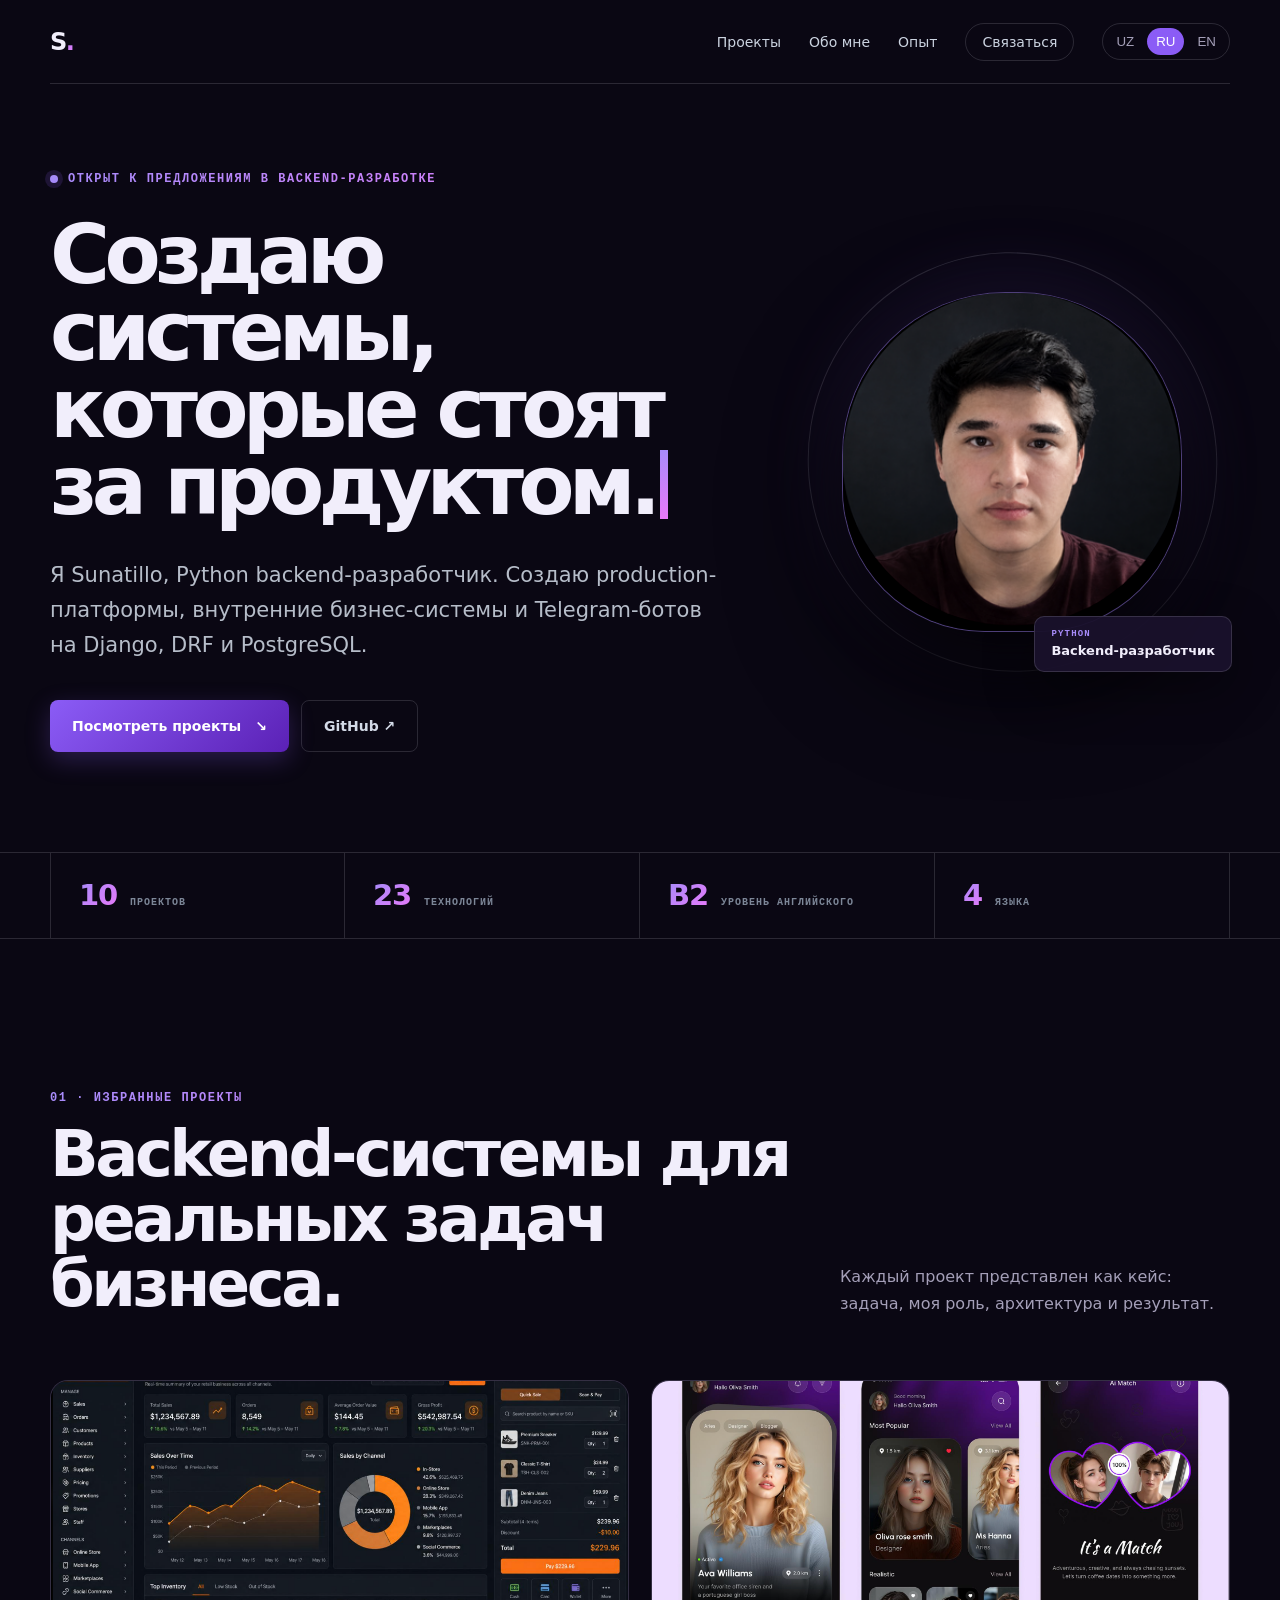
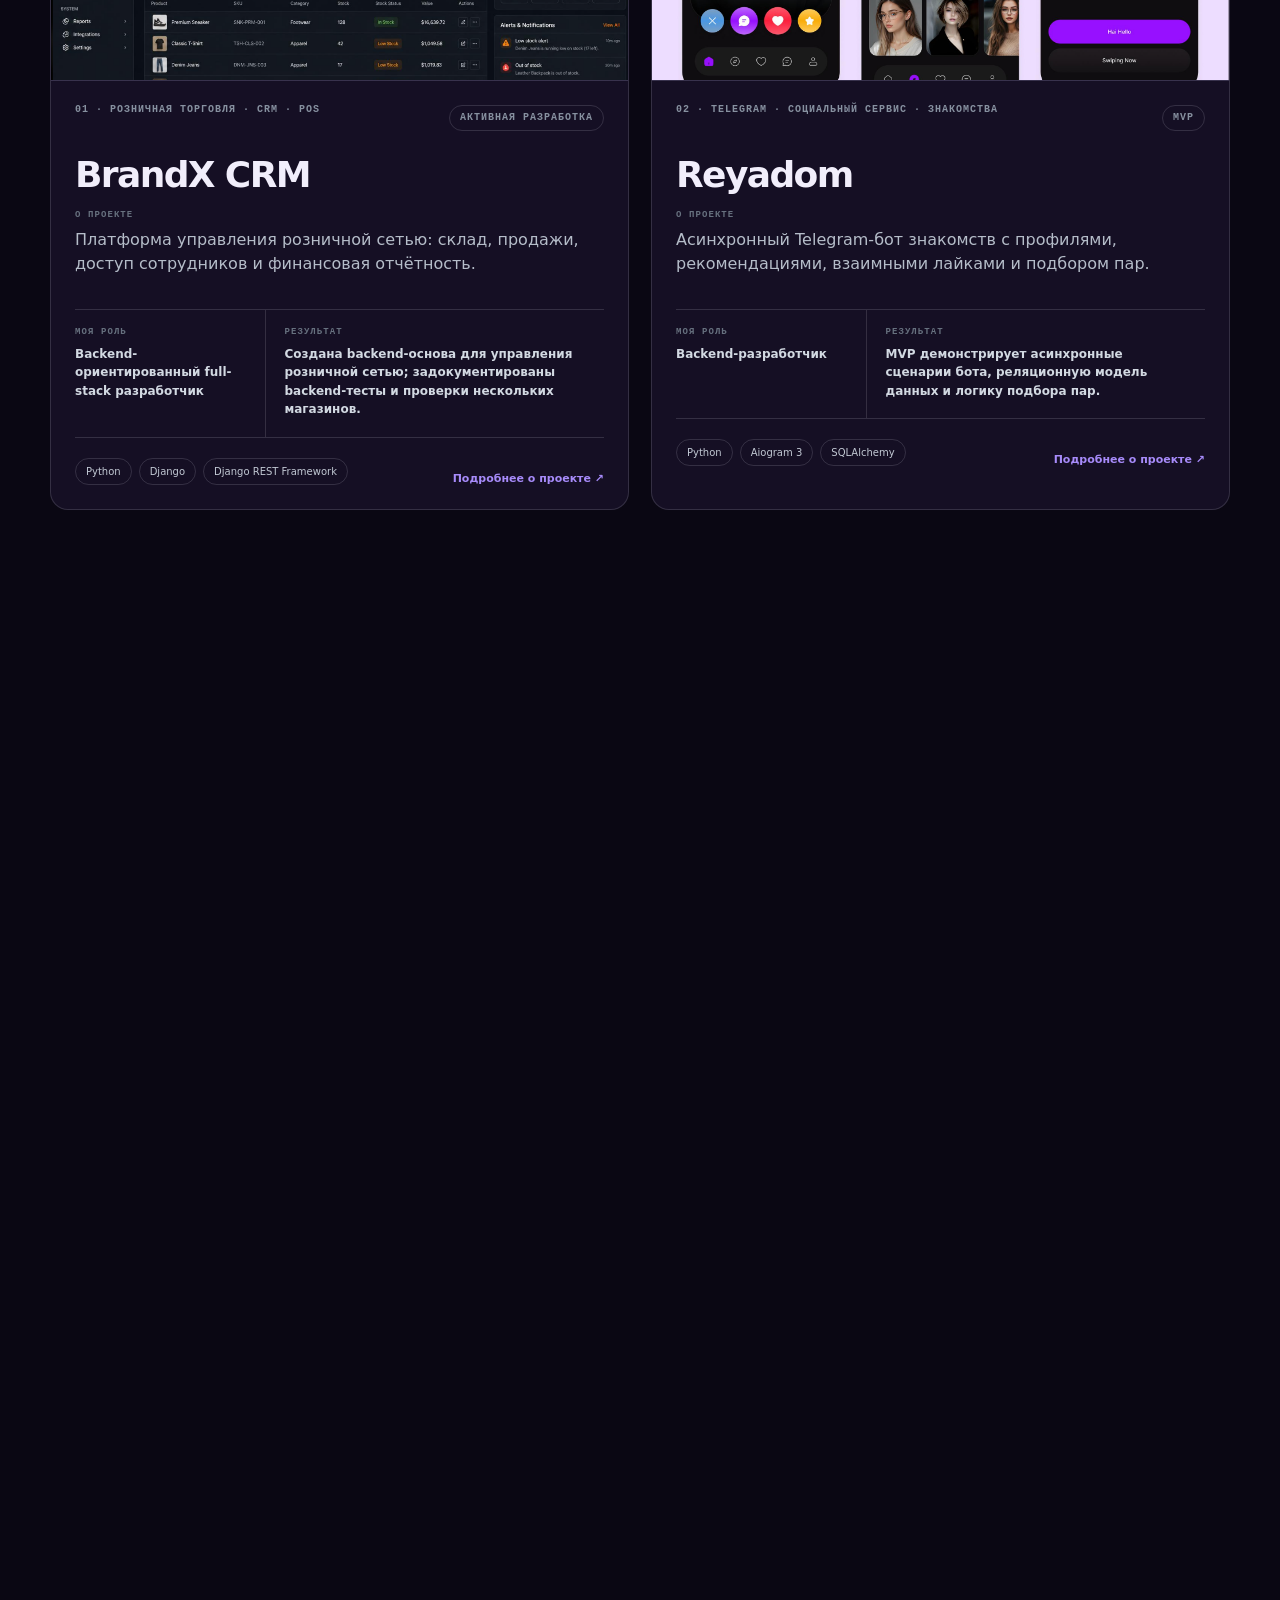
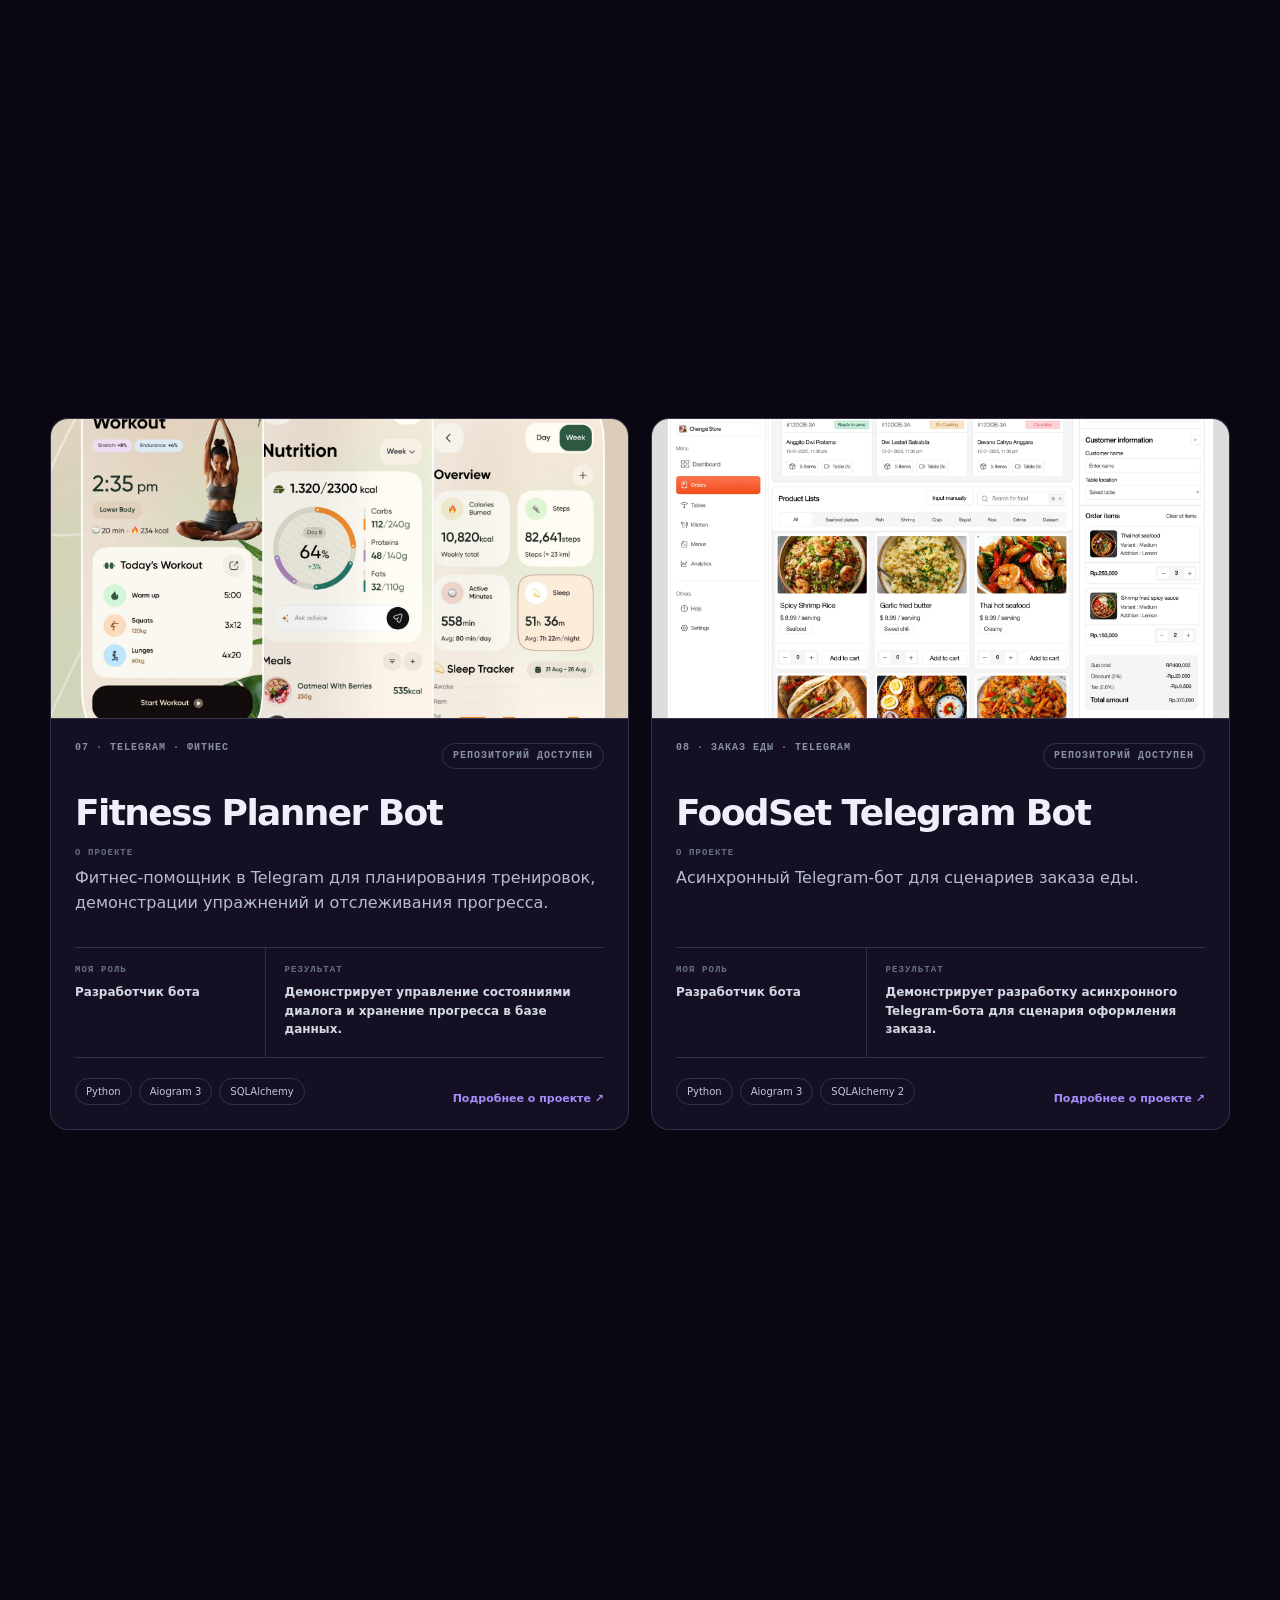
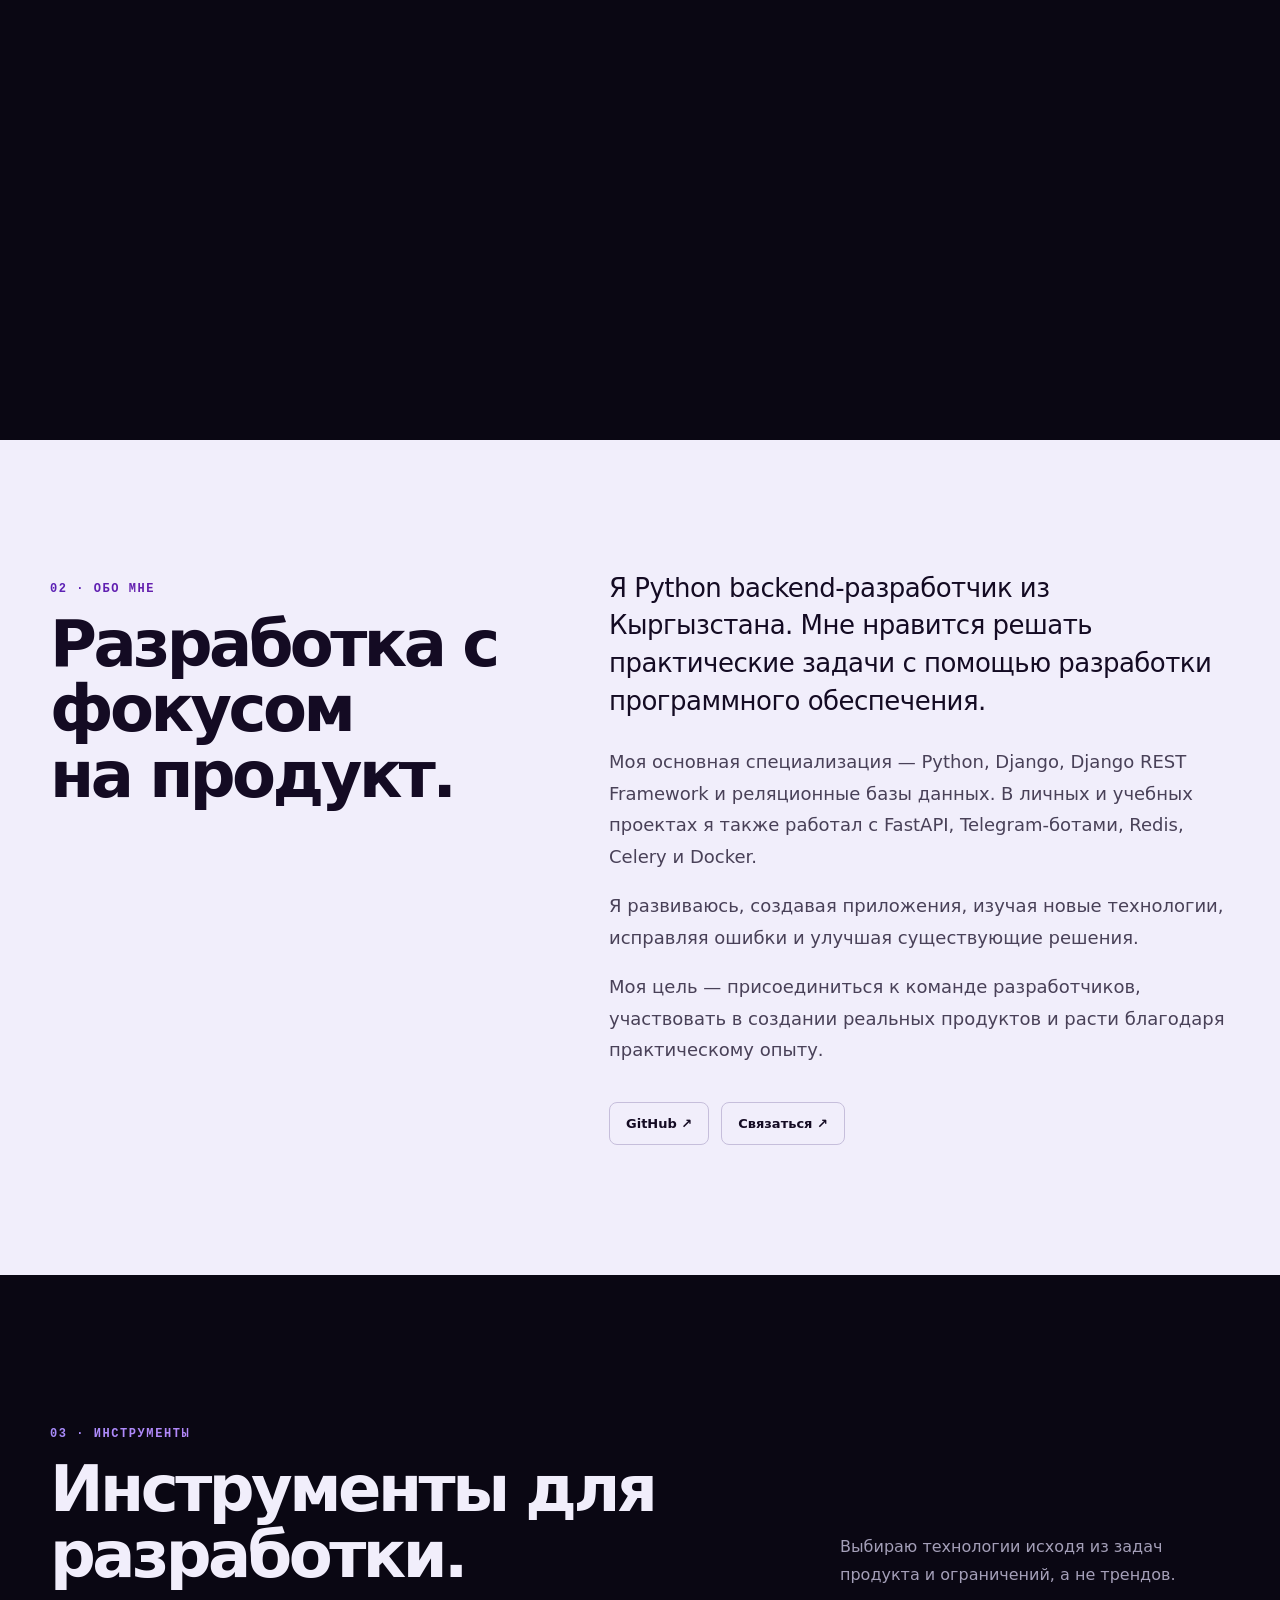
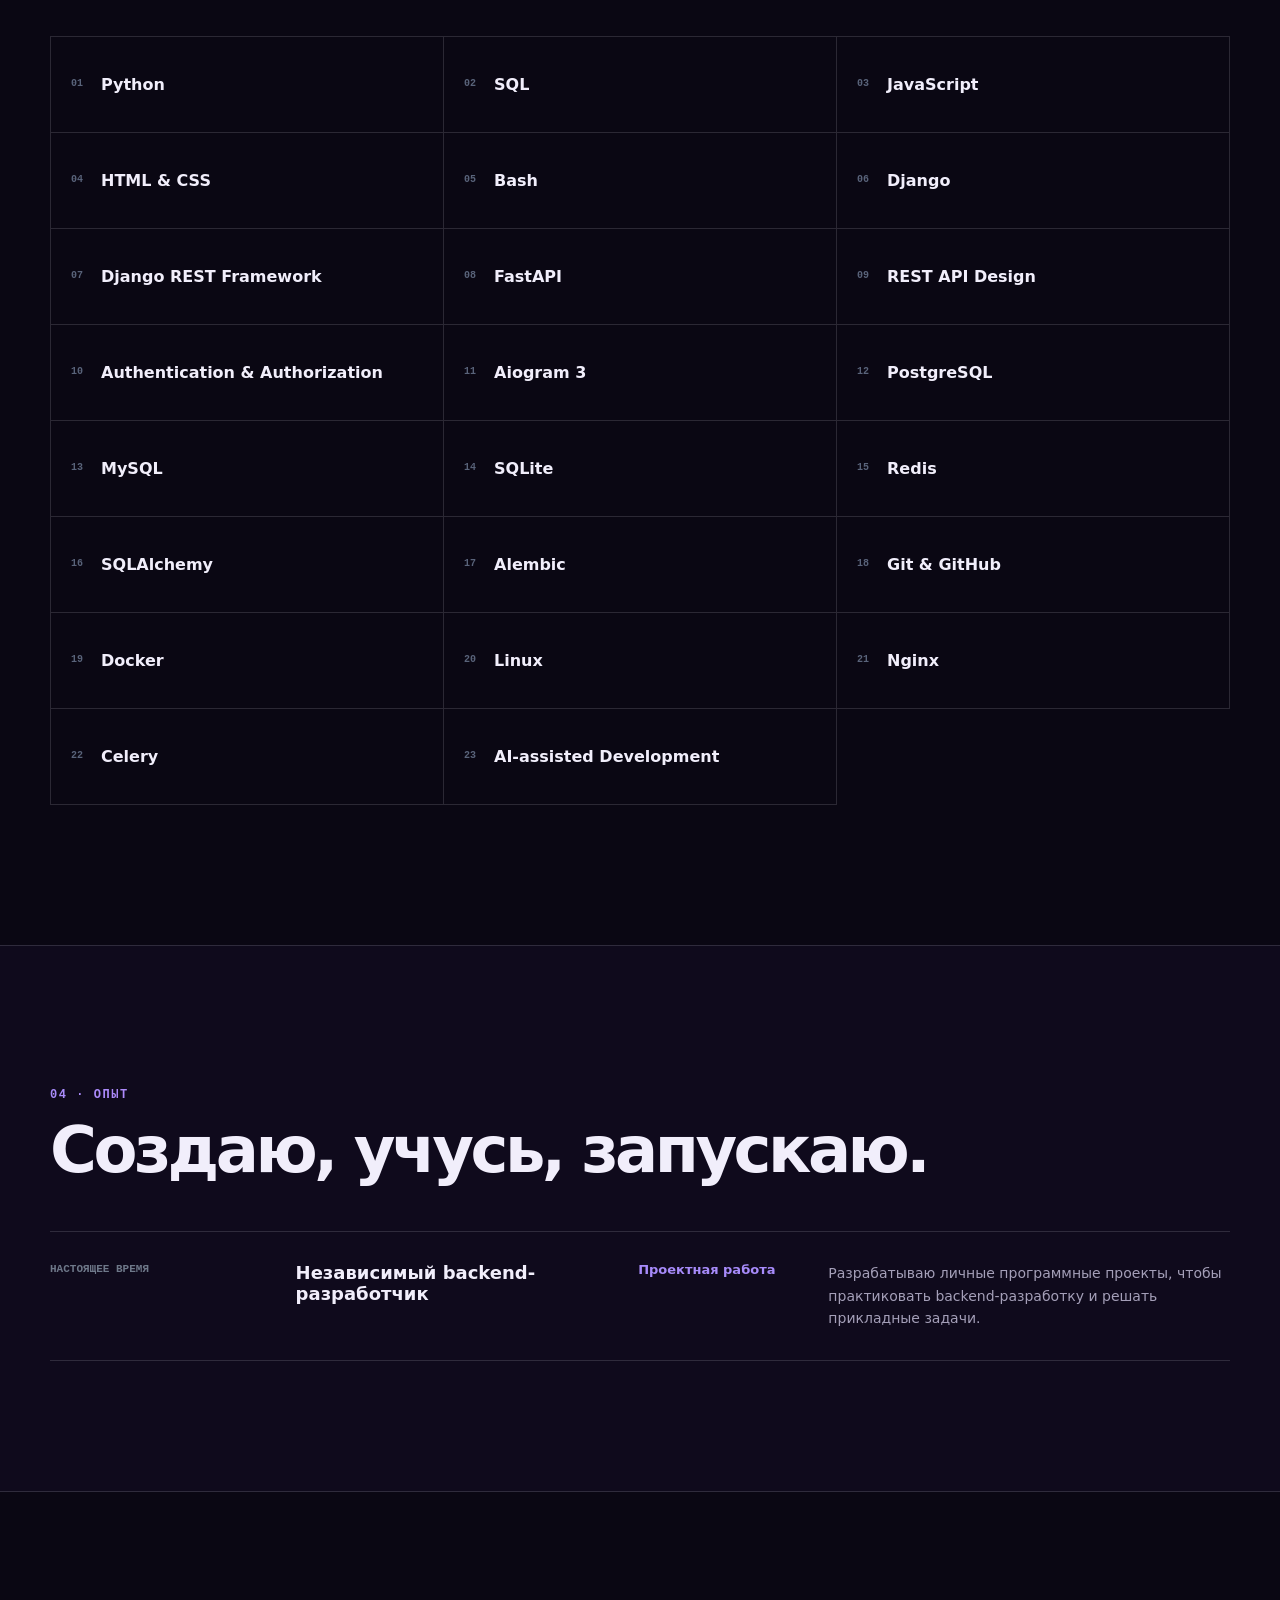
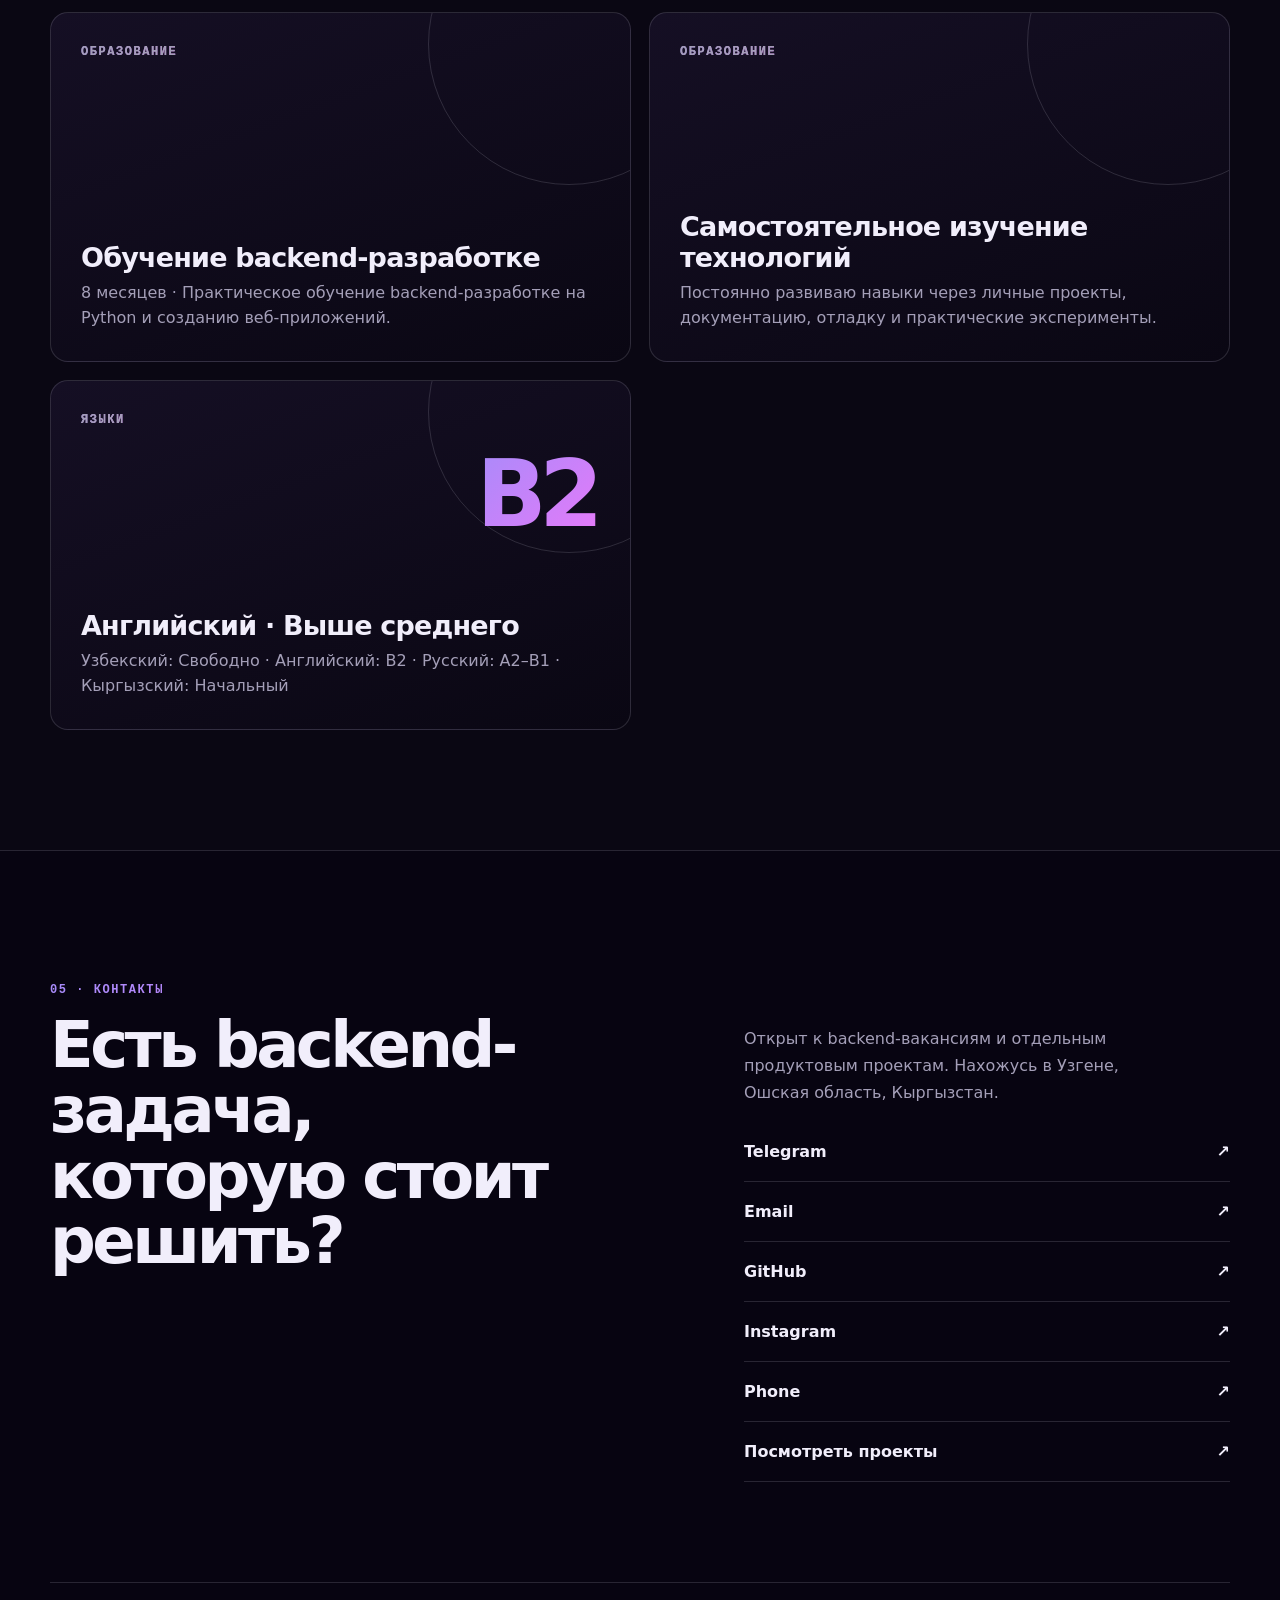
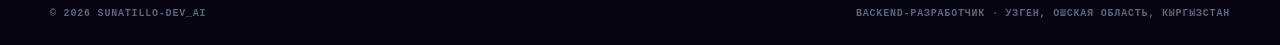
<file: index.html>
<!doctype html>
<html lang="ru">
<head>
    <meta charset="UTF-8">
    <meta name="viewport" content="width=device-width, initial-scale=1.0">

    <meta name="description" content="Backend engineering portfolio of Sunatillo — Django, DRF, PostgreSQL, Telegram bots.">
    <meta property="og:title" content="Sunatillo — Python Backend Developer">
    <meta property="og:description" content="Production backends and real operational systems, explained through detailed engineering case studies.">
    <meta property="og:image" content="https://sunatillo2024.github.io/Sunatillo-dev_ai/assets/og.png">
    <meta property="og:type" content="website">
    <meta name="twitter:card" content="summary_large_image">
    <meta name="theme-color" content="#0a0713">

    <link rel="icon" href="favicon.svg">
    <link rel="stylesheet" href="assets/styles.css">
    <title>Sunatillo — Python Backend Developer</title>
</head>
<body>
    <div id="app"></div>
    <script type="module" src="assets/app.js"></script>
</body>
</html>
</file>
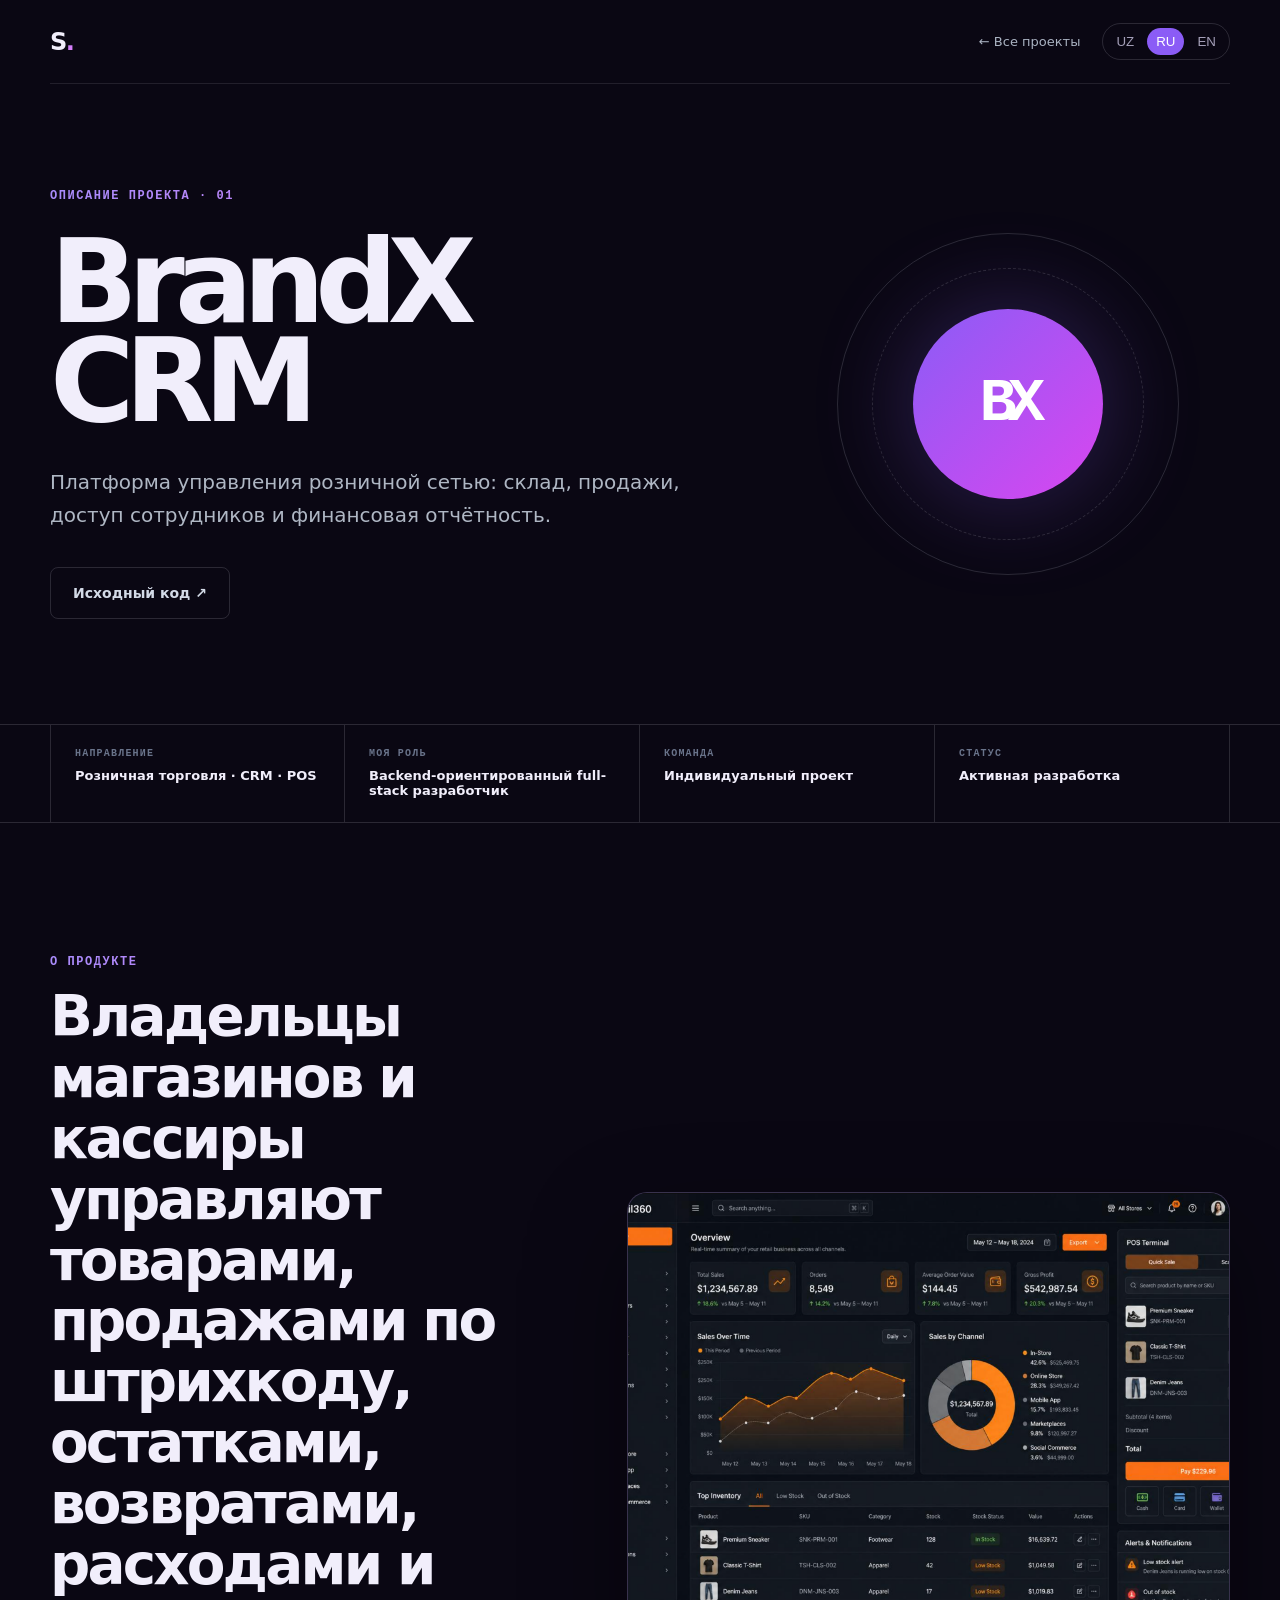
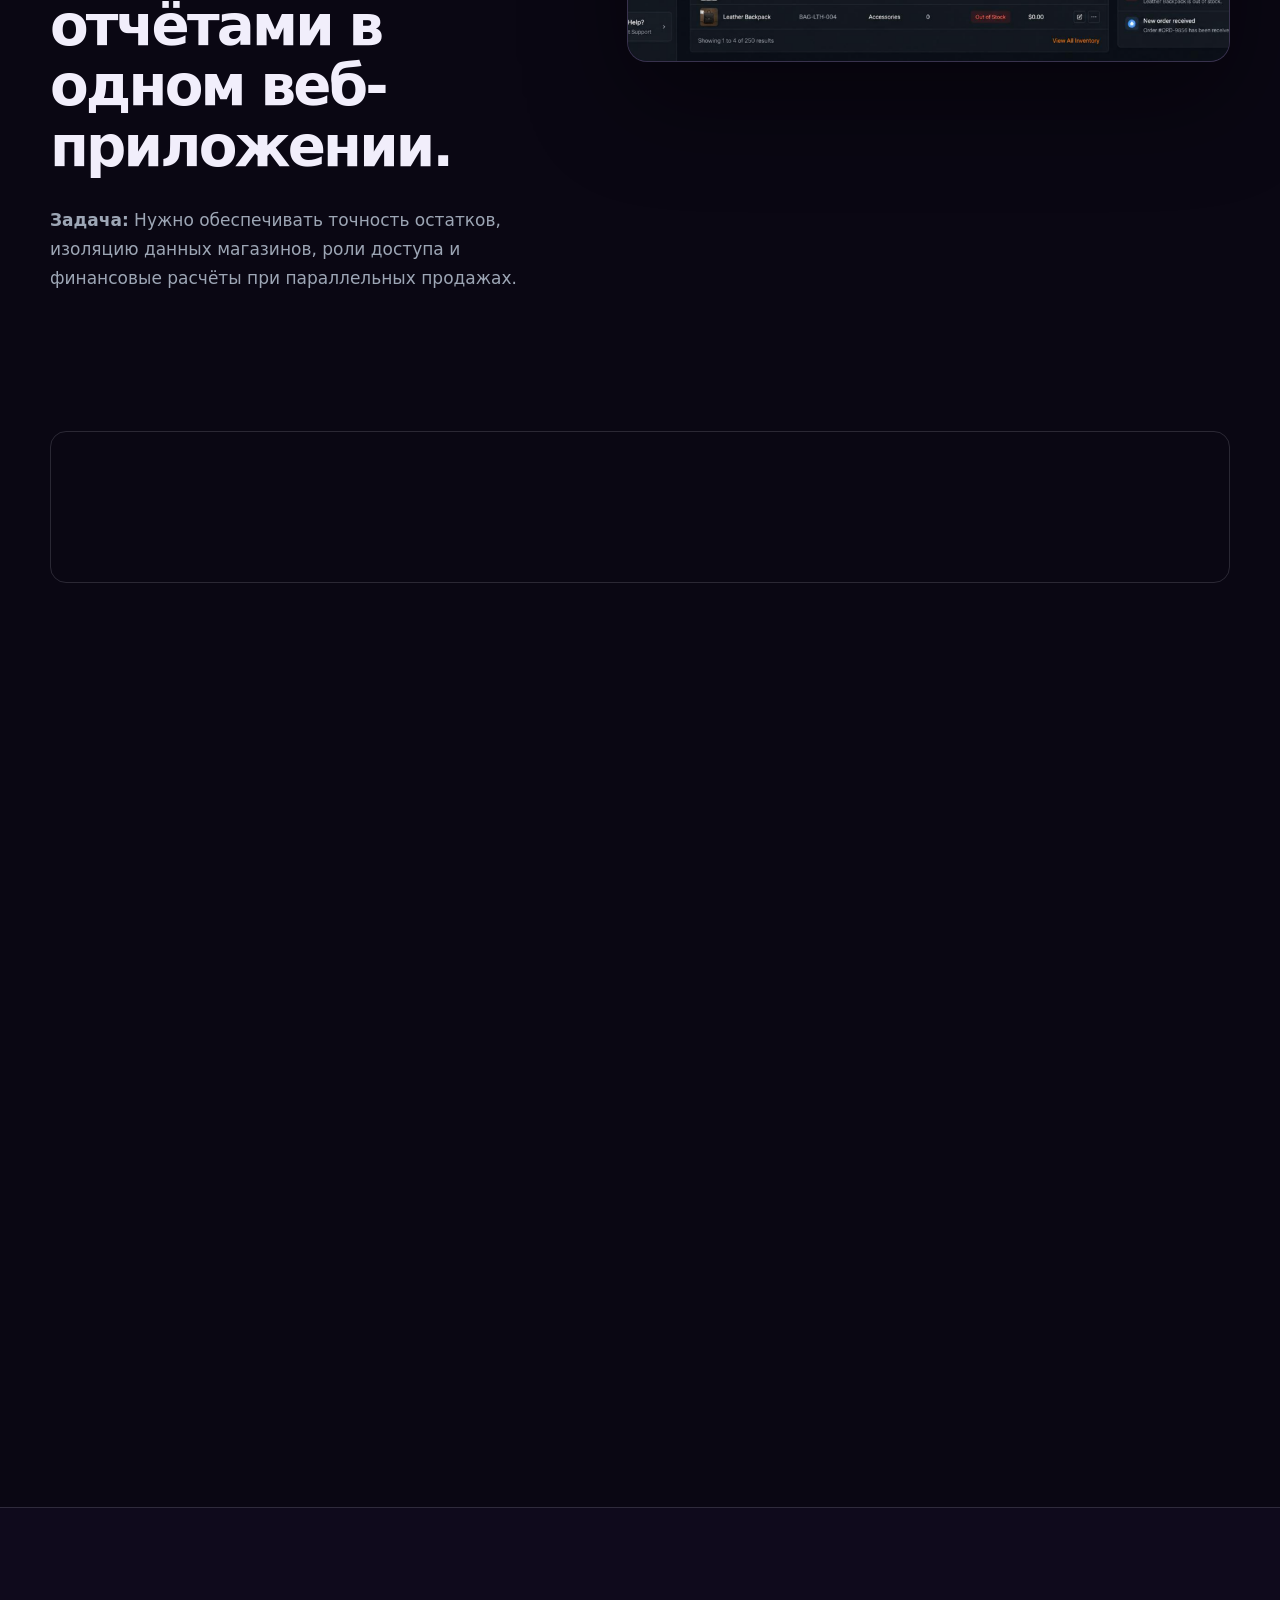
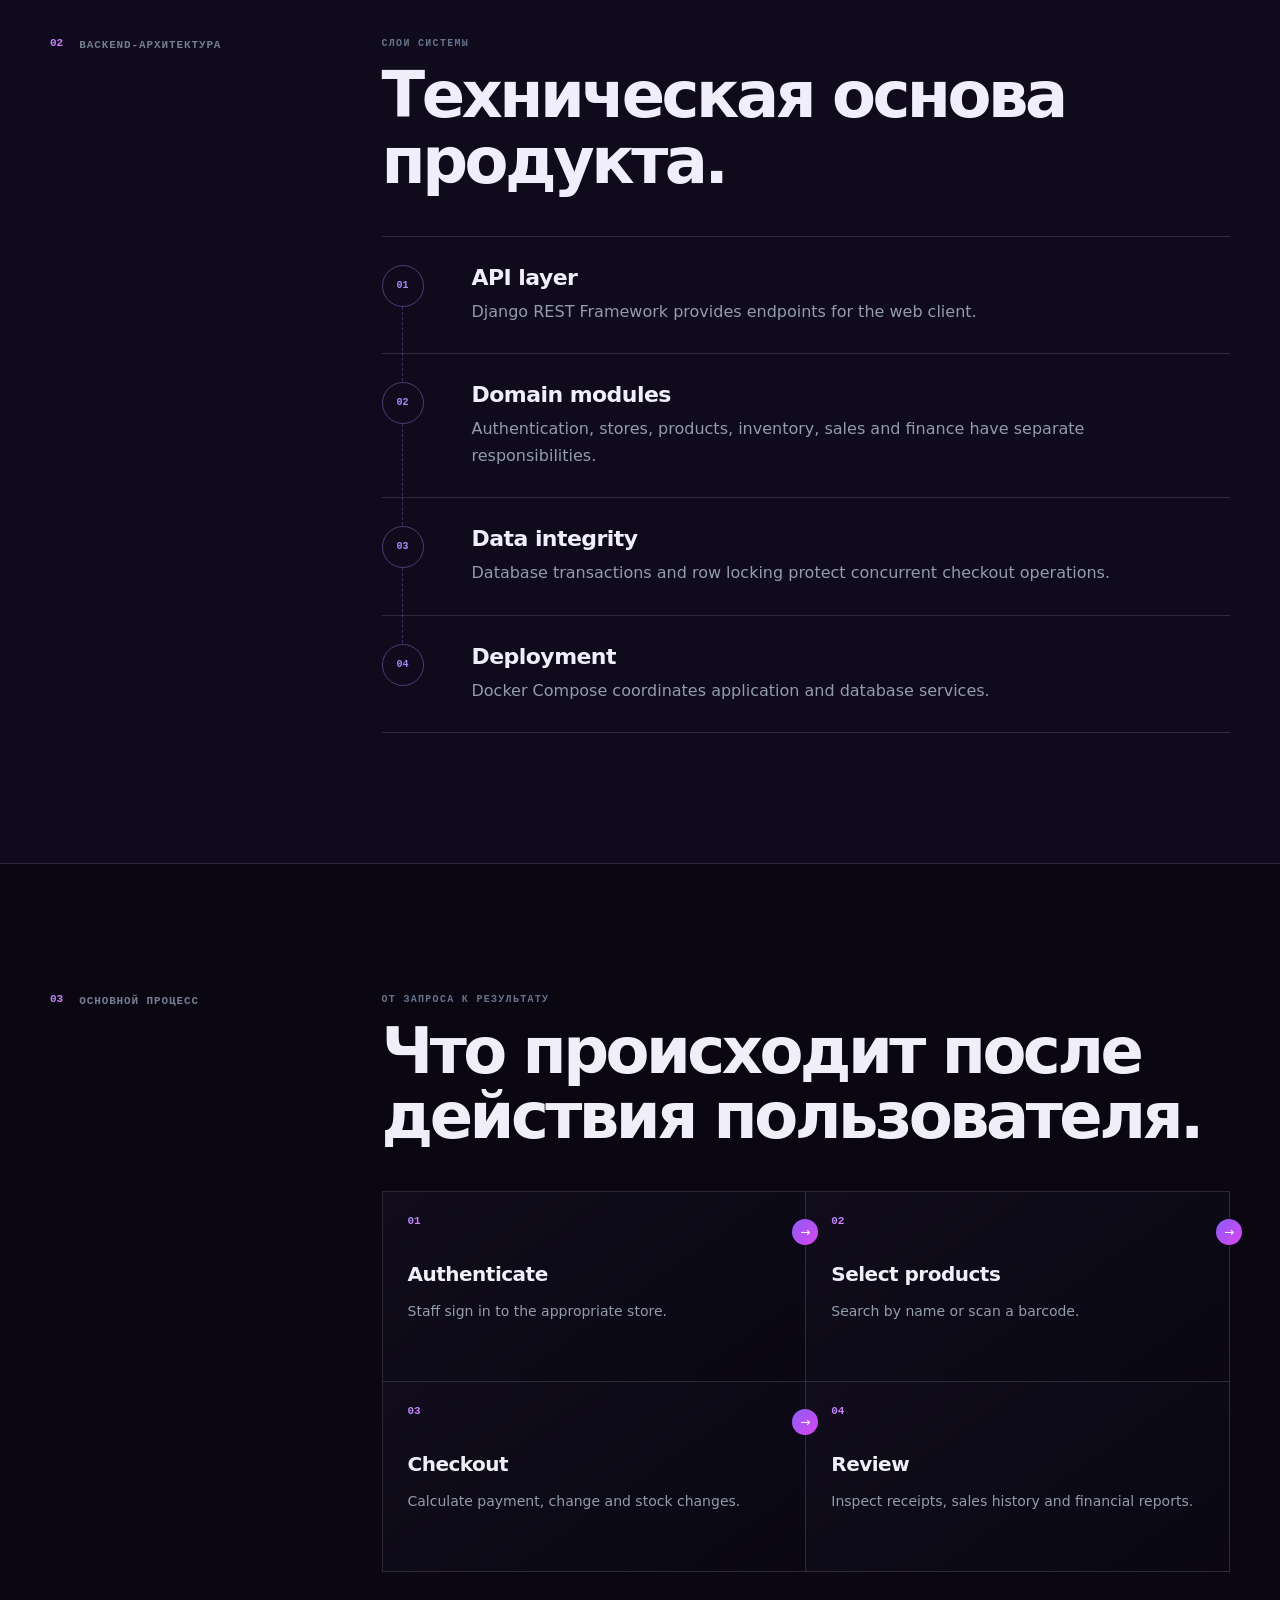
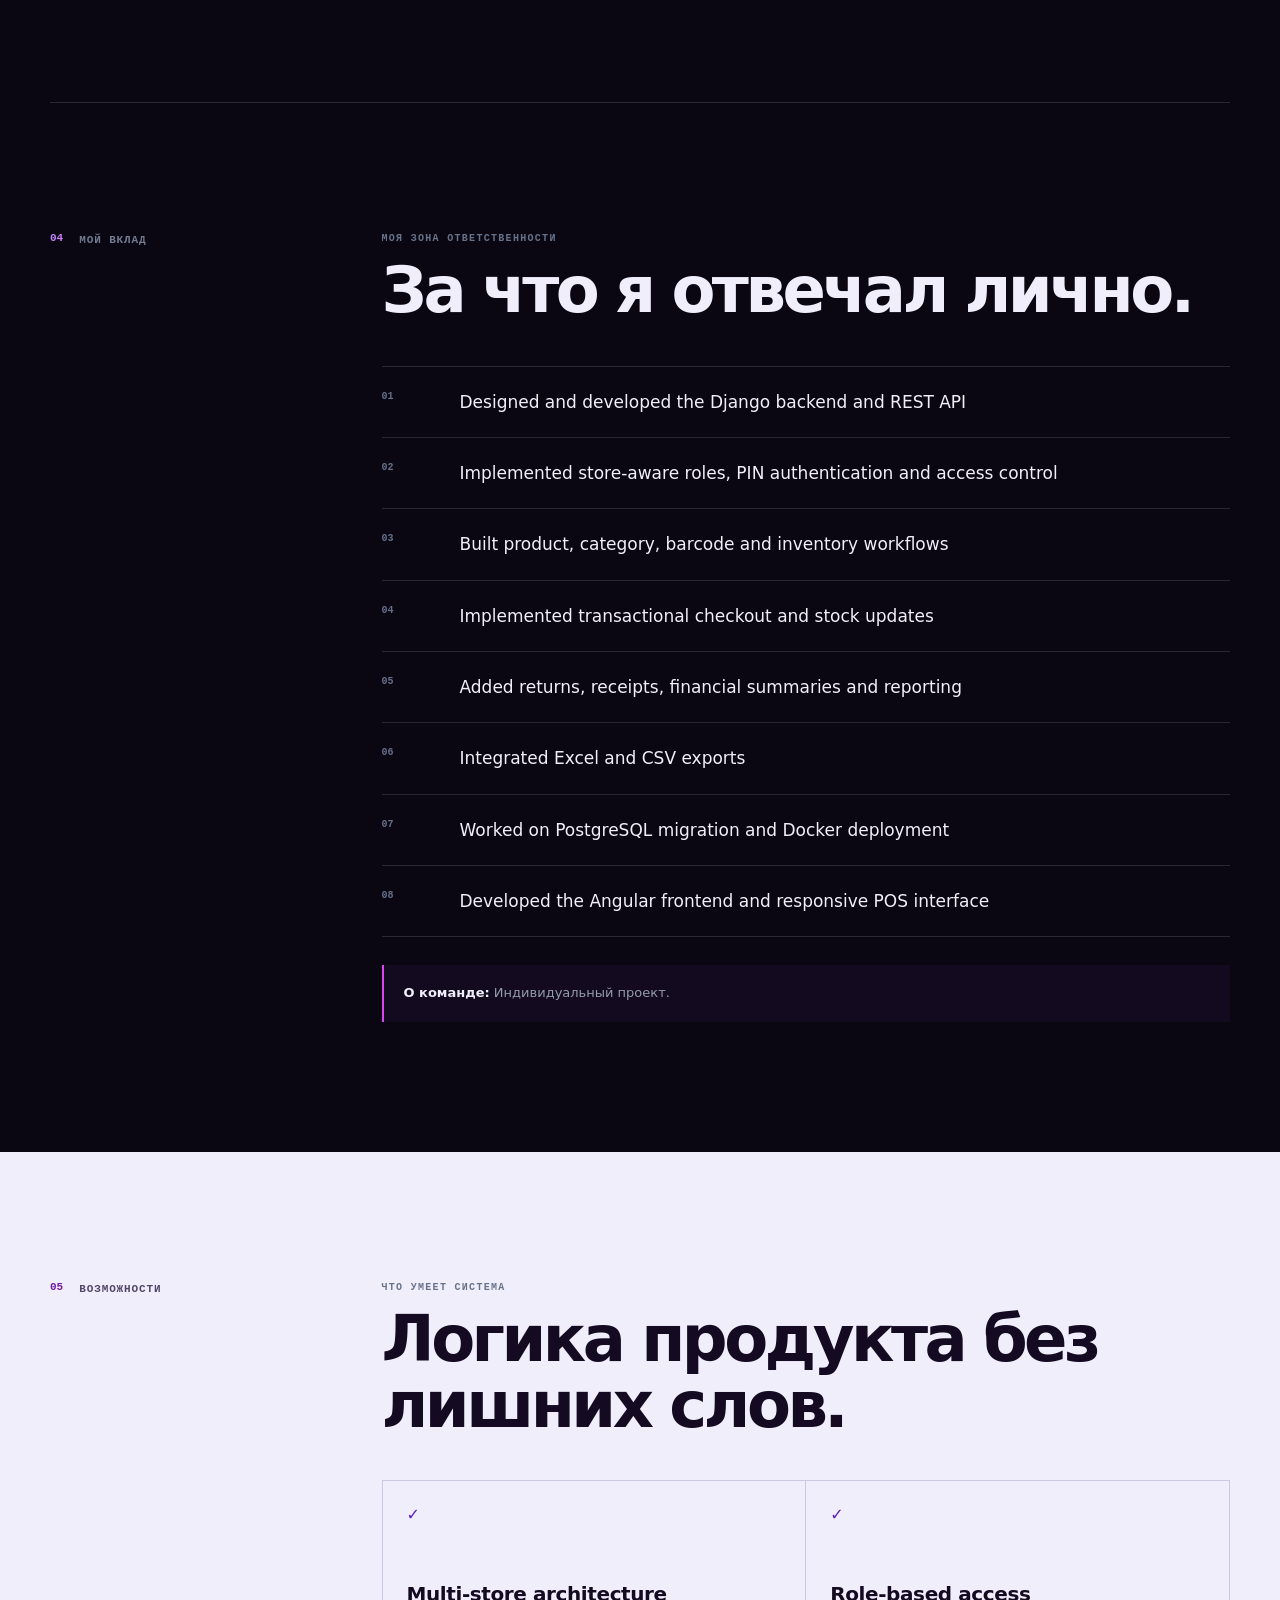
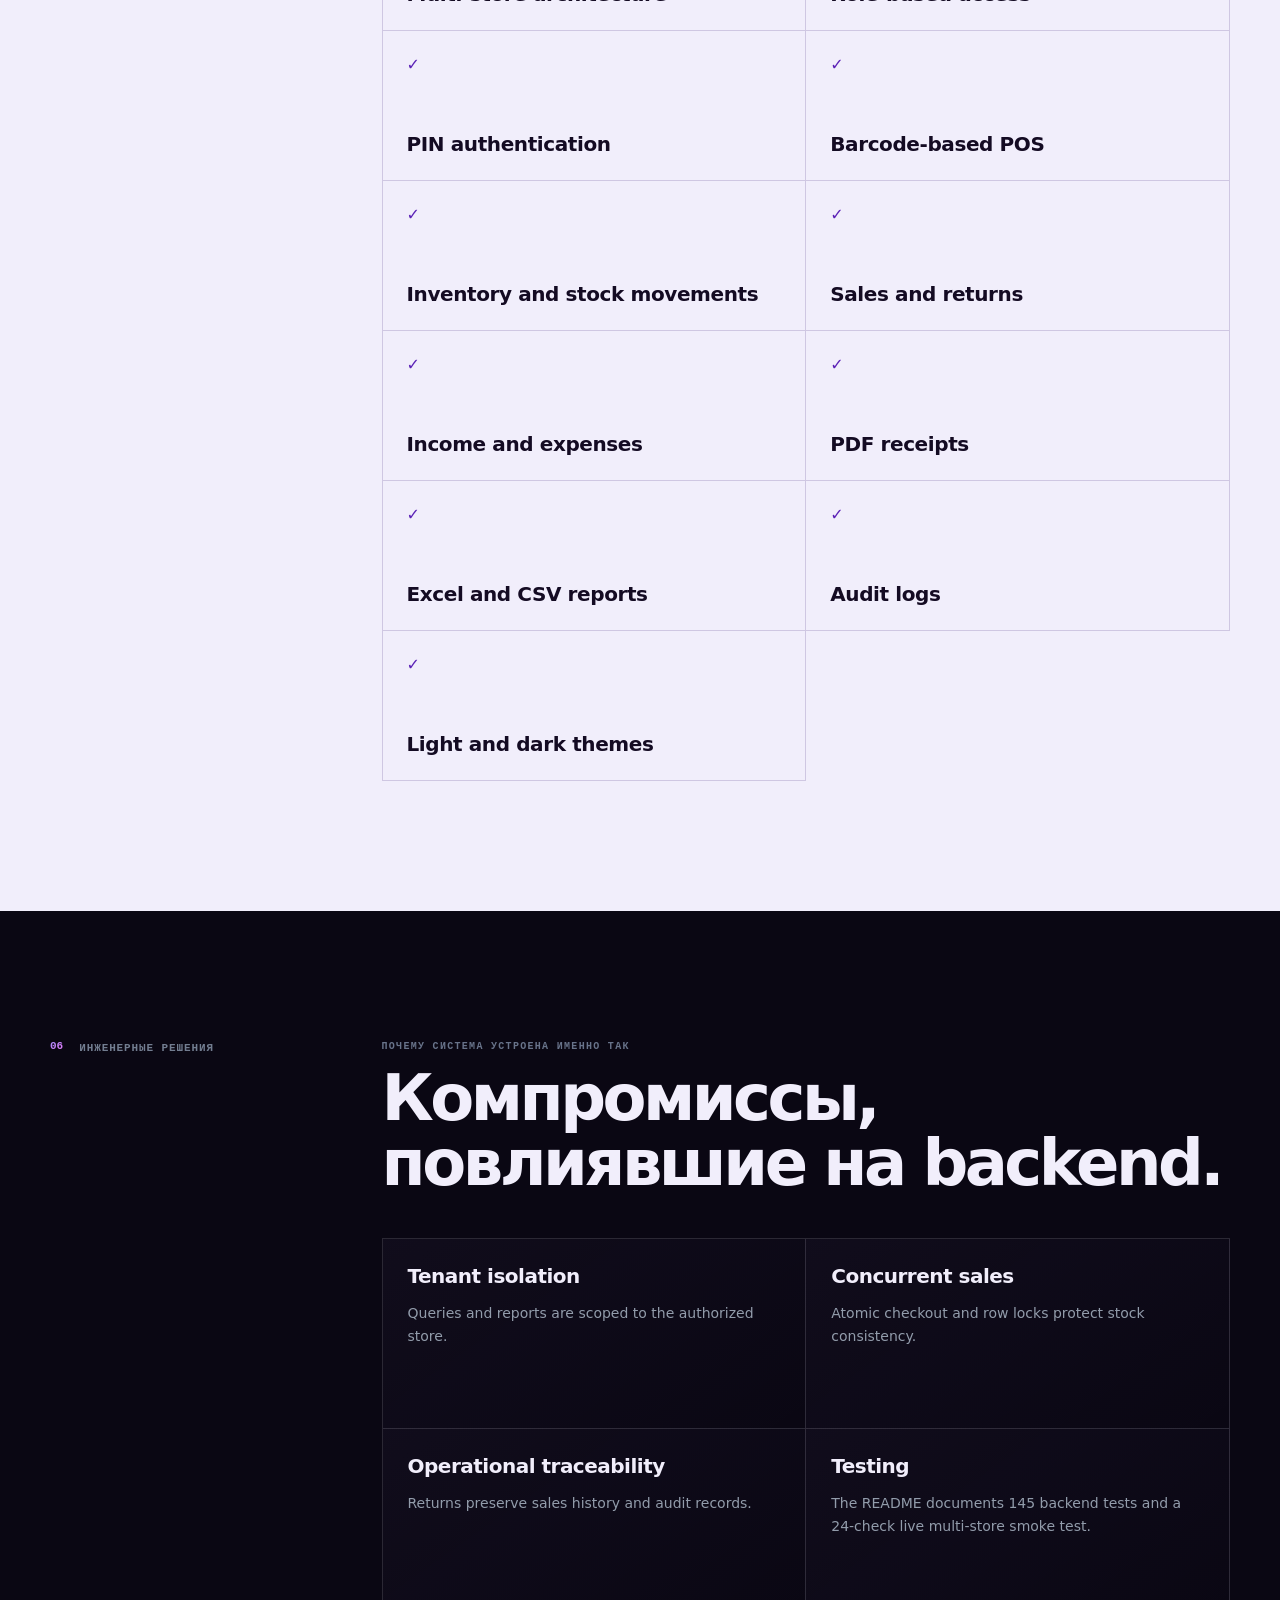
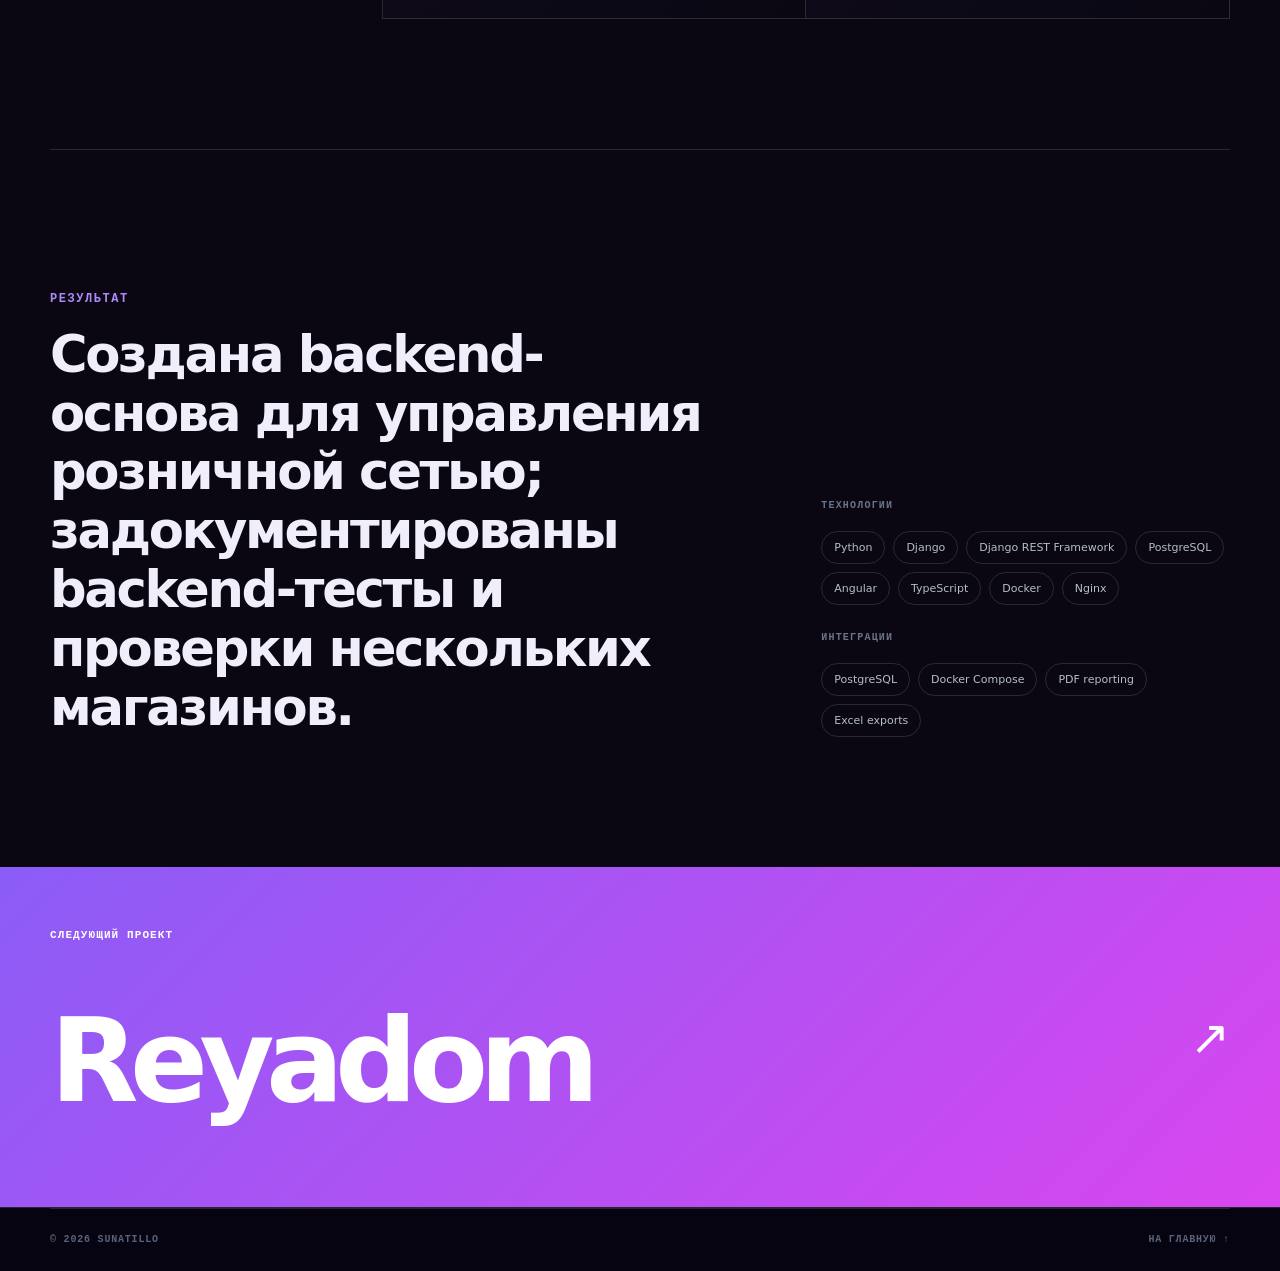
<file: projects/brandx-crm/index.html>
<!doctype html>
<html lang="ru">
  <head>
    <meta charset="UTF-8">
    <meta name="viewport" content="width=device-width, initial-scale=1.0">
    <meta name="description" content="Backend engineering portfolio of Sunatillo — Django, DRF, PostgreSQL, AI integrations and production systems.">
    <meta property="og:title" content="Sunatillo — Backend Engineer">
    <meta property="og:description" content="Production backends and real operational systems, explained through detailed engineering case studies.">
    <meta property="og:image" content="https://sunatillo2024.github.io/Sunatillo-dev_ai/assets/og.png">
    <meta property="og:type" content="website">
    <meta name="twitter:card" content="summary_large_image">
    <meta name="theme-color" content="#0a0713">
    <link rel="icon" href="../../favicon.svg">
    <link rel="stylesheet" href="../../assets/styles.css">
    <title>Sunatillo — Backend Engineer</title>
  </head>
  <body>
    <div id="app"></div>
    <script type="module" src="../../assets/app.js"></script>
  </body>
</html>
</file>
<file: assets/styles.css>
:root {
  --ink:#f1eefb;
  --muted:#a49fb8;
  --line:rgba(241,238,251,.14);
  --bg:#0a0713;
  --violet:#8b5cf6;
  --violet-bright:#a78bfa;
  --violet-deep:#5b21b6;
  --plum:#d946ef;
  --plum-bright:#e879f9;
  --plum-deep:#86198f;
}
* { box-sizing:border-box; }
html { scroll-behavior:smooth; background:var(--bg); }
body { margin:0; background:var(--bg); color:var(--ink); font-family:Inter,ui-sans-serif,system-ui,-apple-system,BlinkMacSystemFont,"Segoe UI",sans-serif; overflow-x:hidden; }
a { color:inherit; text-decoration:none; }
::selection { background:var(--violet); color:#fff; }
.section-shell,.nav-shell { width:min(1180px,calc(100% - 48px)); margin-inline:auto; }

/* NAV */
.nav-shell { height:84px; display:flex; align-items:center; justify-content:space-between; border-bottom:1px solid var(--line); position:relative; z-index:5; }
.brand { font-size:24px; font-weight:850; letter-spacing:-.06em; }
.brand span { background:linear-gradient(135deg,var(--violet-bright),var(--plum-bright)); -webkit-background-clip:text; background-clip:text; color:transparent; }
.nav-links { display:flex; align-items:center; gap:28px; color:#cbd3e0; font-size:14px; }
.nav-links a:hover { color:#fff; }
.nav-cta { border:1px solid var(--line); border-radius:99px; padding:10px 16px; transition:.25s; }
.nav-cta:hover { border-color:var(--violet); background:rgba(139,92,246,.08); }
.language-switch { display:flex; align-items:center; gap:4px; padding:4px; border:1px solid var(--line); border-radius:99px; }
.language-switch button { border:0; border-radius:99px; padding:6px 9px; background:transparent; color:var(--muted); font:700 11px/1 inherit; cursor:pointer; }
.language-switch button[aria-pressed="true"] { background:var(--violet); color:#fff; }
.case-nav-actions { display:flex; align-items:center; gap:22px; }

/* HERO */
.hero { min-height:720px; display:grid; grid-template-columns:1.22fr .78fr; align-items:center; gap:64px; padding-block:88px 100px; }
.hero-copy { position:relative; z-index:1; }
.eyebrow,.section-kicker { background:linear-gradient(135deg,var(--violet-bright),var(--plum-bright)); -webkit-background-clip:text; background-clip:text; color:transparent; font:700 12px/1.2 ui-monospace,monospace; letter-spacing:.13em; text-transform:uppercase; }
.eyebrow { display:flex; align-items:center; gap:10px; margin:0 0 30px; }
.status-dot { width:8px; height:8px; border-radius:50%; background:var(--violet-bright); box-shadow:0 0 0 5px rgba(139,92,246,.15); animation:pulse 2s infinite; }
@keyframes pulse { 0%,100%{box-shadow:0 0 0 5px rgba(139,92,246,.15);} 50%{box-shadow:0 0 0 10px rgba(139,92,246,.03);} }
.hero h1 { margin:0; max-width:780px; font-size:clamp(44px,6.4vw,96px); line-height:.94; letter-spacing:-.07em; font-weight:740; }
.hero h1::after { content:""; display:inline-block; width:.09em; height:.85em; background:linear-gradient(180deg,var(--violet-bright),var(--plum-bright)); vertical-align:-.06em; margin-left:.06em; animation:blink 1.1s steps(1) infinite; }
@keyframes blink { 50%{opacity:0;} }
.hero-lead { max-width:700px; margin:34px 0 0; color:#b6bdc9; font-size:clamp(16px,2vw,21px); line-height:1.65; }
.hero-lead strong { color:var(--ink); font-weight:680; }
.hero-actions { display:flex; gap:12px; margin-top:38px; flex-wrap:wrap; }
.button { display:inline-flex; align-items:center; justify-content:center; gap:14px; min-height:52px; padding:0 22px; border-radius:8px; font-size:14px; font-weight:720; transition:.25s; position:relative; overflow:hidden; }
.button-primary { background:linear-gradient(135deg,var(--violet),var(--violet-deep)); color:#fff; box-shadow:0 8px 24px rgba(139,92,246,.25); }
.button-primary:hover { transform:translateY(-2px); box-shadow:0 12px 32px rgba(139,92,246,.4); }
.button-primary::after { content:""; position:absolute; inset:0; background:linear-gradient(120deg,transparent 30%,rgba(255,255,255,.25) 50%,transparent 70%); transform:translateX(-100%); animation:shine 3s infinite; }
@keyframes shine { 0%,60%{transform:translateX(-100%);} 100%{transform:translateX(100%);} }
.button-quiet { border:1px solid var(--line); color:#d3dae7; }
.button-quiet:hover { border-color:var(--plum); background:rgba(217,70,239,.08); }

/* HERO VISUAL */
.hero-visual { position:relative; min-height:500px; display:grid; place-items:center; }
.hero-visual::before { content:""; position:absolute; inset:8% 3%; border:1px solid var(--line); border-radius:50%; transform:rotate(-13deg); animation:spinSlow 24s linear infinite; }
.hero-visual::after { content:""; position:absolute; width:360px; height:360px; border-radius:50%; background:radial-gradient(circle,rgba(139,92,246,.28),transparent 66%); filter:blur(8px); animation:floatOrb 6s ease-in-out infinite; }
@keyframes spinSlow { to{transform:rotate(347deg);} }
@keyframes floatOrb { 0%,100%{transform:translate(0,0) scale(1);} 50%{transform:translate(10px,-14px) scale(1.06);} }
.portrait-frame { width:min(340px,76vw); aspect-ratio:1; border-radius:48% 48% 42% 42%; overflow:hidden; border:1px solid rgba(167,139,250,.35); position:relative; z-index:2; background:#1e1734; box-shadow:0 40px 110px #000,0 0 80px rgba(139,92,246,.18); }
.portrait-frame img { width:100%; height:100%; object-fit:cover; object-position:center 35%; filter:saturate(.82) contrast(1.05); transition:transform .6s; }
.portrait-frame:hover img { transform:scale(1.05); }
.portrait-caption { position:absolute; z-index:3; bottom:40px; right:-2px; background:rgba(26,18,44,.94); border:1px solid var(--line); border-radius:10px; padding:13px 16px; display:flex; flex-direction:column; gap:4px; box-shadow:0 18px 50px rgba(0,0,0,.4); }
.portrait-caption span { color:var(--violet-bright); font:700 9px/1 ui-monospace,monospace; text-transform:uppercase; letter-spacing:.13em; }
.portrait-caption strong { font-size:13px; }

/* PROOF STRIP */
.proof-strip { border-block:1px solid var(--line); display:grid; grid-template-columns:repeat(4,1fr); padding-inline:max(24px,calc((100% - 1180px)/2)); }
.proof-strip div { padding:28px; border-right:1px solid var(--line); display:flex; align-items:baseline; gap:13px; }
.proof-strip div:first-child { border-left:1px solid var(--line); }
.proof-strip span { color:#7d8798; font:650 10px/1.35 ui-monospace,monospace; text-transform:uppercase; letter-spacing:.1em; }
.proof-strip strong { font-size:29px; line-height:1; background:linear-gradient(135deg,var(--violet-bright),var(--plum-bright)); -webkit-background-clip:text; background-clip:text; color:transparent; letter-spacing:-.04em; }

/* WORK SECTION */
.work-section,.toolkit-section { padding-block:140px; }
.section-heading { display:flex; justify-content:space-between; align-items:flex-end; gap:48px; margin-bottom:62px; }
.section-heading h2,.about-grid h2,footer h2 { margin:16px 0 0; font-size:clamp(36px,5vw,66px); line-height:1.02; letter-spacing:-.055em; font-weight:700; }
.section-heading > p { max-width:390px; color:var(--muted); line-height:1.7; margin:0; }
.section-heading.compact { margin-bottom:48px; }

.visual-project-grid { display:grid; grid-template-columns:repeat(2,minmax(0,1fr)); gap:22px; }
.visual-project-card { border:1px solid var(--line); border-radius:18px; overflow:hidden; background:#150f24; transition:transform .25s, border-color .25s, box-shadow .25s; }
.visual-project-card:hover { transform:translateY(-5px); border-color:rgba(167,139,250,.55); box-shadow:0 24px 60px rgba(139,92,246,.14); }
.project-image { height:300px; overflow:hidden; background:#1a1330; position:relative; border-bottom:1px solid var(--line); }
.project-image img { width:100%; height:100%; display:block; }
.project-image-cover img { object-fit:cover; }
.project-image-contain img { object-fit:contain; padding:58px; background:radial-gradient(circle at center,#241a3f,#0a0713 72%); }
.project-image-large { height:470px; border:1px solid var(--line); border-radius:20px; box-shadow:0 40px 100px rgba(0,0,0,.4); }

.visual-project-body { padding:24px; }
.visual-project-body h3 { font-size:36px; line-height:1; margin:26px 0 18px; letter-spacing:-.045em; }
.what-it-is { color:#b5bdc9; line-height:1.55; font-size:16px; margin:0; min-height:74px; }
.visual-project-body small { display:block; color:#67717f; font:700 9px/1 ui-monospace,monospace; letter-spacing:.12em; margin-bottom:8px; }
.project-clarity { display:grid; grid-template-columns:.72fr 1.28fr; border-block:1px solid var(--line); margin-top:24px; }
.project-clarity > div { padding:18px 16px 18px 0; }
.project-clarity > div + div { border-left:1px solid var(--line); padding-left:18px; }
.project-clarity strong { font-size:12px; line-height:1.55; display:block; color:#d2d9e2; font-weight:600; }
.project-card-footer { display:flex; justify-content:space-between; align-items:flex-end; gap:18px; margin-top:20px; }
.project-card-footer b { color:var(--violet-bright); font-size:11px; white-space:nowrap; }
.project-tags { display:flex; flex-wrap:wrap; gap:7px; }
.project-tags em { font-style:normal; color:#c1c8d3; border:1px solid var(--line); border-radius:99px; padding:7px 10px; font-size:10px; }
.project-card-top { display:flex; justify-content:space-between; color:#8791a0; font:650 10px/1 ui-monospace,monospace; letter-spacing:.1em; text-transform:uppercase; gap:12px; flex-wrap:wrap; }
.project-status { border:1px solid var(--line); border-radius:99px; padding:7px 10px; }

/* PRODUCT PREVIEWS (Fallback Visuals) */
.product-preview { display:flex; align-items:center; justify-content:center; background-image:linear-gradient(rgba(255,255,255,.035) 1px,transparent 1px),linear-gradient(90deg,rgba(255,255,255,.035) 1px,transparent 1px); background-size:34px 34px; }
.scanner-preview { background-color:#0b1114; }
.preview-window { width:72%; padding:28px; border:1px solid rgba(141,211,255,.25); border-radius:12px; background:rgba(9,16,20,.88); display:flex; flex-direction:column; align-items:center; text-align:center; position:relative; z-index:1; }
.preview-label { font:700 9px/1 ui-monospace,monospace; letter-spacing:.15em; color:#8ed0ff; }
.preview-window strong { font-size:22px; margin-top:26px; }
.preview-window p { color:#74838a; font-size:12px; }
.preview-window i { font-style:normal; background:#8ed0ff; color:#071015; border-radius:6px; padding:10px 16px; font-size:11px; font-weight:750; }
.scan-line { position:absolute; width:90%; height:1px; background:#8ed0ff; box-shadow:0 0 18px #8ed0ff; animation:scan 3s ease-in-out infinite; }
@keyframes scan { 0%,100%{top:20%;opacity:0;} 50%{top:78%;opacity:1;} }
.exam-preview { justify-content:flex-start; gap:24px; padding:38px; background-color:#151022; }
.exam-number { font-size:92px; font-weight:800; color:rgba(195,149,255,.23); letter-spacing:-.1em; }
.exam-copy { display:flex; flex-wrap:wrap; gap:8px; max-width:320px; }
.exam-copy span { width:100%; color:#bc8cff; font:700 9px/1 ui-monospace,monospace; letter-spacing:.12em; }
.exam-copy strong { width:100%; font-size:17px; line-height:1.3; margin:9px 0; }
.exam-copy i { font-style:normal; border:1px solid rgba(255,255,255,.16); border-radius:5px; padding:7px 13px; color:#a7a0ae; font-size:11px; }
.exam-preview > b { position:absolute; right:20px; top:20px; color:#bc8cff; font:700 10px/1 ui-monospace,monospace; }
.moderation-preview { background-color:#101a19; flex-direction:column; gap:12px; padding:40px; }
.message { width:min(78%,380px); border:1px solid var(--line); border-radius:11px; padding:15px 16px; background:#17201f; color:#b8c3bf; font-size:12px; display:flex; justify-content:space-between; }
.message span { font:700 9px/1 ui-monospace,monospace; text-transform:uppercase; }
.message.safe { transform:translateX(-30px); }
.message.safe span { color:var(--violet-bright); }
.message.flagged { transform:translateX(30px); border-color:rgba(217,70,239,.35); }
.message.flagged span { color:var(--plum-bright); }
.bot-orb { position:absolute; right:32px; bottom:24px; width:64px; height:64px; border-radius:50%; display:grid; place-items:center; background:linear-gradient(135deg,var(--violet),var(--plum)); color:#fff; font:800 20px/1 ui-monospace,monospace; }

/* ABOUT */
.about-section { background:var(--ink); color:#140b23; padding-block:130px; }
.about-grid { display:grid; grid-template-columns:.85fr 1.15fr; gap:100px; }
.about-section .section-kicker { background:linear-gradient(135deg,var(--violet-deep),var(--plum-deep)); -webkit-background-clip:text; background-clip:text; color:transparent; }
.about-copy > p { font-size:18px; line-height:1.75; color:#494158; }
.about-copy .about-lead { font-size:26px; line-height:1.45; color:#140b23; margin-top:0; letter-spacing:-.02em; }
.about-links { display:flex; flex-wrap:wrap; gap:12px; margin-top:36px; }
.about-links a { border:1px solid #c6bedb; border-radius:8px; padding:13px 16px; font-weight:690; font-size:13px; transition:.2s; }
.about-links a:hover { background:linear-gradient(135deg,var(--violet),var(--plum)); color:#fff; border-color:transparent; }

/* TOOLKIT */
.skills-cloud { display:grid; grid-template-columns:repeat(3,1fr); border-top:1px solid var(--line); border-left:1px solid var(--line); }
.skills-cloud span { min-height:96px; border-right:1px solid var(--line); border-bottom:1px solid var(--line); display:flex; align-items:center; gap:18px; padding:20px; font-size:16px; font-weight:600; transition:.25s; }
.skills-cloud span:hover { background:linear-gradient(135deg,rgba(139,92,246,.08),rgba(217,70,239,.08)); }
.skills-cloud small { color:#59637a; font:650 10px/1 ui-monospace,monospace; }

/* EXPERIENCE */
.experience-section { border-top:1px solid var(--line); border-bottom:1px solid var(--line); padding-block:130px; background:#0f0a1c; }
.timeline { border-top:1px solid var(--line); }
.timeline article { display:grid; grid-template-columns:.8fr 1.15fr .6fr 1.45fr; gap:24px; align-items:start; padding:30px 0; border-bottom:1px solid var(--line); }
.timeline time { color:#6e7889; font:650 11px/1.4 ui-monospace,monospace; text-transform:uppercase; }
.timeline h3 { font-size:18px; margin:0; }
.timeline strong { color:var(--violet-bright); font-size:13px; }
.timeline p { color:var(--muted); margin:0; line-height:1.6; font-size:14px; }

/* CREDENTIALS */
.credentials-section { display:grid; grid-template-columns:repeat(2,1fr); gap:18px; padding-block:120px; }
.education-card,.language-card { min-height:350px; border:1px solid var(--line); border-radius:18px; padding:30px; position:relative; overflow:hidden; display:flex; flex-direction:column; justify-content:flex-end; background:linear-gradient(160deg,#150f24,#0a0713); }
.education-card::before,.language-card::before { content:""; position:absolute; width:280px; height:280px; border:1px solid var(--line); border-radius:50%; top:-110px; right:-80px; animation:spinSlow 30s linear infinite; }
.credentials-section .section-kicker { position:absolute; top:30px; left:30px; }
.credential-year { color:var(--violet-bright); font:650 11px/1 ui-monospace,monospace; }
.credentials-section h3 { margin:14px 0 8px; font-size:27px; letter-spacing:-.03em; }
.credentials-section p { color:var(--muted); margin:0; line-height:1.55; }
.b2-mark { position:absolute; top:60px; right:34px; font-size:92px; font-weight:760; letter-spacing:-.08em; background:linear-gradient(135deg,var(--violet-bright),var(--plum-bright)); -webkit-background-clip:text; background-clip:text; color:transparent; }

/* FOOTER */
footer { border-top:1px solid var(--line); padding-top:120px; background:#070411; }
.footer-grid { display:grid; grid-template-columns:1.1fr .9fr; gap:100px; }
.footer-actions { padding-top:38px; }
.footer-actions > p { color:var(--muted); max-width:430px; line-height:1.7; }
.footer-actions a { display:flex; justify-content:space-between; border-bottom:1px solid var(--line); padding:20px 0; font-weight:650; transition:.2s; }
.footer-actions a:hover { color:var(--violet-bright); padding-left:6px; }
.footer-bottom { border-top:1px solid var(--line); margin-top:100px; padding-block:26px; display:flex; justify-content:space-between; color:#59637a; font:600 10px/1 ui-monospace,monospace; text-transform:uppercase; letter-spacing:.08em; }

/* ===== CASE STUDY ===== */
.case-nav { border-bottom-color:rgba(241,238,251,.1); }
.back-link { color:#aab3c2; font-size:13px; }
.back-link:hover { color:var(--violet-bright); }
.case-hero { min-height:640px; display:grid; grid-template-columns:1.2fr .8fr; gap:70px; align-items:center; padding-block:90px; }
.case-hero-main h1 { margin:0; font-size:clamp(60px,9vw,130px); line-height:.86; letter-spacing:-.085em; }
.case-hero-main > p:not(.eyebrow) { max-width:660px; color:#afb7c4; font-size:20px; line-height:1.65; margin:35px 0; }
.case-actions { display:flex; gap:12px; flex-wrap:wrap; }
.case-identity { display:grid; place-items:center; position:relative; min-height:390px; }
.case-identity::before,.case-identity::after { content:""; position:absolute; border:1px solid var(--line); border-radius:50%; }
.case-identity::before { width:340px; height:340px; animation:spinSlow 30s linear infinite; }
.case-identity::after { width:270px; height:270px; border-style:dashed; animation:spinSlow 20s linear infinite reverse; }
.case-identity span { width:190px; height:190px; border-radius:50%; background:linear-gradient(135deg,var(--violet),var(--plum)); color:#fff; display:grid; place-items:center; font:800 62px/1 ui-monospace,monospace; letter-spacing:-.14em; position:relative; z-index:1; box-shadow:0 0 100px rgba(139,92,246,.3); }

.case-facts { border-block:1px solid var(--line); }
.case-facts > .section-shell { display:grid; grid-template-columns:repeat(4,1fr); }
.case-facts div div { padding:24px; border-right:1px solid var(--line); display:flex; flex-direction:column; gap:9px; }
.case-facts div div:first-child { border-left:1px solid var(--line); }
.case-facts span { font:650 10px/1 ui-monospace,monospace; color:#69738a; text-transform:uppercase; letter-spacing:.12em; }
.case-facts strong { font-size:13px; font-weight:620; }

.case-overview { display:grid; grid-template-columns:.92fr 1.08fr; gap:64px; align-items:center; padding-block:120px; }
.case-overview-copy h2 { font-size:clamp(32px,4.4vw,58px); line-height:1.08; letter-spacing:-.05em; margin:18px 0 28px; }
.case-overview-copy > p:last-child { color:#9da6b5; font-size:17px; line-height:1.72; max-width:620px; }

.case-metrics { display:grid; grid-template-columns:repeat(3,1fr); border:1px solid var(--line); border-radius:16px; overflow:hidden; margin-bottom:20px; }
.case-metrics article { min-height:150px; padding:28px; display:flex; flex-direction:column; justify-content:space-between; background:linear-gradient(145deg,#160f26,#0a0713); }
.case-metrics article + article { border-left:1px solid var(--line); }
.case-metrics strong { font-size:48px; letter-spacing:-.06em; background:linear-gradient(135deg,var(--violet-bright),var(--plum-bright)); -webkit-background-clip:text; background-clip:text; color:transparent; }
.case-metrics span { color:#7f8a9b; font:700 10px/1.4 ui-monospace,monospace; text-transform:uppercase; letter-spacing:.11em; }

.case-story { display:grid; grid-template-columns:.32fr 1fr; gap:60px; padding-block:130px; }
.case-story-bordered { border-top:1px solid var(--line); }
.case-label { display:flex; gap:16px; align-items:flex-start; }
.case-label span { background:linear-gradient(135deg,var(--violet-bright),var(--plum-bright)); -webkit-background-clip:text; background-clip:text; color:transparent; font:700 11px/1 ui-monospace,monospace; }
.case-label p { margin:0; color:#727d90; font:650 11px/1.35 ui-monospace,monospace; text-transform:uppercase; letter-spacing:.08em; }
.case-content h2 { margin:0 0 42px; font-size:clamp(34px,5vw,64px); line-height:1.02; letter-spacing:-.055em; }
.case-overline { color:#68738a; font:700 10px/1.2 ui-monospace,monospace; text-transform:uppercase; letter-spacing:.13em; margin:0 0 13px; }

.detail-grid { display:grid; grid-template-columns:repeat(2,minmax(0,1fr)); border-top:1px solid var(--line); border-left:1px solid var(--line); }
.detail-grid article { min-height:190px; padding:25px; border-right:1px solid var(--line); border-bottom:1px solid var(--line); position:relative; background:linear-gradient(145deg,rgba(167,139,250,.04),transparent); transition:.25s; }
.detail-grid article:hover { background:linear-gradient(145deg,rgba(217,70,239,.06),transparent); }
.detail-grid h3 { font-size:20px; letter-spacing:-.025em; margin:0 0 14px; }
.detail-grid p { color:#929cab; line-height:1.65; font-size:14px; margin:0; }
.detail-grid-numbered article { padding-top:70px; }
.detail-grid-numbered article > span { position:absolute; top:24px; left:25px; background:linear-gradient(135deg,var(--violet-bright),var(--plum-bright)); -webkit-background-clip:text; background-clip:text; color:transparent; font:700 11px/1 ui-monospace,monospace; }
.detail-grid-numbered article:not(:last-child)::after { content:"→"; position:absolute; right:-13px; top:27px; width:26px; height:26px; border-radius:50%; background:linear-gradient(135deg,var(--violet),var(--plum)); color:#fff; display:grid; place-items:center; z-index:2; font-size:12px; }

.case-dark-panel { background:#0f0a1c; border-block:1px solid var(--line); }
.architecture-flow { border-top:1px solid var(--line); }
.architecture-flow article { display:grid; grid-template-columns:70px 1fr; gap:20px; padding:28px 0; border-bottom:1px solid var(--line); position:relative; }
.architecture-flow article > span { width:42px; height:42px; border:1px solid rgba(167,139,250,.4); border-radius:50%; display:grid; place-items:center; color:var(--violet-bright); font:700 10px/1 ui-monospace,monospace; transition:.25s; }
.architecture-flow article:hover > span { background:linear-gradient(135deg,var(--violet),var(--plum)); color:#fff; border-color:transparent; }
.architecture-flow article:not(:last-child)::before { content:""; position:absolute; left:20px; top:70px; bottom:-28px; border-left:1px dashed rgba(167,139,250,.3); }
.architecture-flow h3 { font-size:22px; margin:0 0 9px; letter-spacing:-.025em; }
.architecture-flow p { margin:0; color:#929cab; line-height:1.65; max-width:720px; }

.contribution-list { border-top:1px solid var(--line); }
.contribution-list div { display:grid; grid-template-columns:60px 1fr; gap:18px; padding:22px 0; border-bottom:1px solid var(--line); }
.contribution-list span { color:#66708a; font:650 10px/1.6 ui-monospace,monospace; }
.contribution-list p { font-size:17px; margin:0; line-height:1.55; }
.team-note { margin:28px 0 0; padding:18px 20px; border-left:2px solid var(--plum); background:rgba(217,70,239,.05); color:#929cab; line-height:1.6; font-size:13px; }
.team-note strong { color:var(--ink); }

.case-capabilities { background:var(--ink); color:#140b23; }
.case-capabilities .case-label p { color:#514868; }
.case-capabilities .case-label span { background:linear-gradient(135deg,var(--violet-deep),var(--plum-deep)); -webkit-background-clip:text; background-clip:text; color:transparent; }
.capability-grid { display:grid; grid-template-columns:repeat(2,1fr); border-top:1px solid #cfc7e2; border-left:1px solid #cfc7e2; }
.capability-grid article { min-height:150px; border-right:1px solid #cfc7e2; border-bottom:1px solid #cfc7e2; padding:24px; display:flex; flex-direction:column; justify-content:space-between; transition:.25s; }
.capability-grid article:hover { background:rgba(139,92,246,.06); }
.capability-grid article > span { color:var(--violet-deep); }
.capability-grid h3 { font-size:20px; margin:24px 0 0; letter-spacing:-.02em; }

.case-gallery-wrap { background:#0f0a1c; border-block:1px solid var(--line); }
.case-gallery-section { display:grid; grid-template-columns:.32fr 1fr; gap:60px; padding-block:130px; }
.gallery-heading { margin:0 0 38px; font-size:clamp(34px,5vw,64px); line-height:1.02; letter-spacing:-.055em; }
.case-gallery { display:grid; grid-template-columns:repeat(2,minmax(0,1fr)); gap:18px; }
.case-gallery figure { margin:0; border:1px solid var(--line); background:#150f24; border-radius:14px; overflow:hidden; transition:.25s; }
.case-gallery figure:hover { border-color:rgba(167,139,250,.5); transform:translateY(-3px); }
.case-gallery figure:first-child:nth-last-child(1) { grid-column:1/-1; }
.case-gallery figure:first-child:nth-last-child(3) { grid-column:1/-1; }
.case-gallery img { display:block; width:100%; aspect-ratio:16/9; object-fit:cover; object-position:top; }
.case-gallery figcaption { padding:13px 16px; color:#78839a; font:650 10px/1.5 ui-monospace,monospace; text-transform:uppercase; letter-spacing:.08em; }

.case-outcome { border-top:1px solid var(--line); padding-block:130px; display:grid; grid-template-columns:1.25fr .75fr; gap:90px; }
.case-outcome h2 { font-size:clamp(30px,4vw,52px); line-height:1.15; letter-spacing:-.045em; margin:18px 0 0; }
.stack-list { display:flex; flex-wrap:wrap; gap:8px; align-self:end; }
.stack-list > span { width:100%; margin-bottom:12px; color:#69748a; font:650 10px/1 ui-monospace,monospace; text-transform:uppercase; letter-spacing:.12em; }
.stack-list em { font-style:normal; border:1px solid var(--line); border-radius:99px; padding:9px 12px; color:#b6bdc9; font-size:11px; }
.case-tech { display:grid; gap:28px; align-self:end; }
.case-tech .stack-list { align-self:auto; }

.next-case { display:block; background:linear-gradient(135deg,var(--violet),var(--plum)); color:#fff; transition:.3s; }
.next-case:hover { filter:brightness(1.12); }
.next-case > .section-shell { min-height:340px; display:grid; grid-template-columns:1fr auto; align-items:center; position:relative; }
.next-case p { position:absolute; top:52px; left:0; font:700 11px/1 ui-monospace,monospace; text-transform:uppercase; letter-spacing:.1em; }
.next-case h2 { font-size:clamp(50px,9vw,120px); letter-spacing:-.075em; line-height:.9; margin:50px 0 0; }
.next-case span { font-size:48px; }
.case-footer { padding-top:0; }
.case-footer .footer-bottom { margin-top:0; }

/* ===== SCROLL REVEAL ===== */
.reveal { opacity:0; transform:translateY(28px); transition:opacity .7s cubic-bezier(.2,.7,.2,1), transform .7s cubic-bezier(.2,.7,.2,1); }
.reveal.revealed { opacity:1; transform:translateY(0); }

/* ===== RESPONSIVE ===== */
@media (max-width:900px) {
  .section-shell,.nav-shell { width:min(100% - 32px,720px); }
  .nav-links a:not(.nav-cta) { display:none; }
  .nav-links { gap:12px; }
  .hero { grid-template-columns:1fr; padding-block:56px 72px; gap:32px; }
  .hero h1 { font-size:clamp(44px,9vw,72px); }
  .hero-visual { min-height:400px; }
  .proof-strip { grid-template-columns:repeat(2,1fr); padding-inline:16px; }
  .proof-strip div:nth-child(3) { border-left:1px solid var(--line); }
  .proof-strip div:nth-child(-n+2) { border-bottom:1px solid var(--line); }
  .visual-project-grid,.about-grid,.credentials-section,.footer-grid { grid-template-columns:1fr; }
  .section-heading { align-items:flex-start; flex-direction:column; gap:20px; }
  .about-grid { gap:46px; }
  .work-section,.toolkit-section,.experience-section { padding-block:88px; }
  .timeline article { grid-template-columns:1fr; gap:10px; }
  .skills-cloud { grid-template-columns:repeat(2,1fr); }
  .project-image { height:260px; }
  .case-hero { grid-template-columns:1fr; gap:20px; padding-block:64px; min-height:auto; }
  .case-hero-main h1 { font-size:clamp(48px,10vw,90px); }
  .case-identity { min-height:320px; }
  .case-facts > .section-shell { grid-template-columns:repeat(2,1fr); }
  .case-facts div div:nth-child(3) { border-left:1px solid var(--line); }
  .case-story,.case-gallery-section { grid-template-columns:1fr; gap:38px; }
  .case-overview { grid-template-columns:1fr; gap:42px; }
  .project-image-large { height:400px; }
  .detail-grid { grid-template-columns:1fr; }
  .detail-grid-numbered article:not(:last-child)::after { content:"↓"; right:22px; top:auto; bottom:-13px; }
  .case-gallery { grid-template-columns:1fr; }
  .case-gallery figure:first-child:nth-last-child(3) { grid-column:auto; }
  .case-outcome { grid-template-columns:1fr; gap:48px; }
}

@media (max-width:560px) {
  .nav-shell { height:68px; }
  .brand { font-size:22px; }
  .hero { padding-block:48px 56px; }
  .hero h1 { font-size:clamp(38px,11vw,56px); line-height:.96; }
  .hero-lead { font-size:16px; margin-top:24px; }
  .hero-actions { flex-direction:column; align-items:stretch; margin-top:28px; }
  .button { width:100%; }
  .hero-visual { min-height:340px; }
  .portrait-frame { width:min(260px,72vw); }
  .portrait-caption { bottom:12px; right:8px; padding:10px 13px; }
  .proof-strip { grid-template-columns:1fr; padding-inline:16px; }
  .proof-strip div,.proof-strip div:nth-child(3) { border-left:1px solid var(--line); border-bottom:1px solid var(--line); }
  .proof-strip div:last-child { border-bottom:0; }
  .work-section,.toolkit-section,.experience-section { padding-block:72px; }
  .section-heading { margin-bottom:36px; }
  .section-heading h2,.about-grid h2,footer h2 { font-size:clamp(30px,8vw,44px); }
  .visual-project-grid { gap:16px; }
  .project-image { height:210px; }
  .visual-project-body { padding:18px; }
  .visual-project-body h3 { font-size:28px; margin:20px 0 14px; }
  .what-it-is { font-size:14px; min-height:auto; }
  .project-clarity { grid-template-columns:1fr; margin-top:18px; }
  .project-clarity > div + div { border-left:0; border-top:1px solid var(--line); padding-left:0; }
  .project-card-footer { flex-direction:column; align-items:flex-start; gap:10px; }
  .about-section { padding-block:72px; }
  .about-copy > p { font-size:16px; }
  .about-copy .about-lead { font-size:21px; }
  .skills-cloud { grid-template-columns:1fr; }
  .skills-cloud span { min-height:72px; font-size:15px; }
  .timeline article { padding:22px 0; }
  .credentials-section { padding-block:72px; }
  .education-card,.language-card { min-height:280px; padding:24px; }
  .b2-mark { font-size:70px; top:44px; right:24px; }
  footer { padding-top:72px; }
  .footer-bottom { margin-top:56px; flex-direction:column; gap:12px; line-height:1.5; }
  .case-hero { padding-block:56px; }
  .case-hero-main h1 { font-size:clamp(40px,12vw,64px); }
  .case-hero-main > p:not(.eyebrow) { font-size:16px; margin:24px 0; }
  .case-actions { flex-direction:column; }
  .case-identity { min-height:260px; }
  .case-identity::before { width:240px; height:240px; }
  .case-identity::after { width:190px; height:190px; }
  .case-identity span { width:140px; height:140px; font-size:44px; }
  .case-facts > .section-shell { grid-template-columns:1fr; }
  .case-facts div div { border-left:1px solid var(--line); padding:18px; }
  .case-overview,.case-story,.case-gallery-section,.case-outcome { padding-block:72px; }
  .project-image-large { height:260px; }
  .case-metrics { grid-template-columns:1fr; }
  .case-metrics article { min-height:110px; padding:22px; }
  .case-metrics article + article { border-left:0; border-top:1px solid var(--line); }
  .case-metrics strong { font-size:40px; }
  .detail-grid article { min-height:160px; padding:20px; }
  .detail-grid-numbered article { padding-top:60px; }
  .detail-grid-numbered article > span { top:20px; left:20px; }
  .architecture-flow article { grid-template-columns:48px 1fr; gap:10px; padding:22px 0; }
  .architecture-flow article:not(:last-child)::before { left:20px; }
  .architecture-flow h3 { font-size:18px; }
  .contribution-list div { grid-template-columns:44px 1fr; gap:12px; padding:18px 0; }
  .contribution-list p { font-size:15px; }
  .capability-grid { grid-template-columns:1fr; }
  .capability-grid article { min-height:120px; padding:20px; }
  .case-gallery img { aspect-ratio:4/3; }
  .next-case > .section-shell { min-height:240px; }
  .next-case h2 { font-size:clamp(38px,10vw,58px); }
  .next-case span { font-size:32px; }
  .footer-grid { gap:40px; }
}

@media (prefers-reduced-motion:reduce) {
  html { scroll-behavior:auto; }
  *,*::before,*::after { animation-duration:.001ms !important; animation-iteration-count:1 !important; transition-duration:.001ms !important; }
  .reveal { opacity:1; transform:none; }
}
</file>
